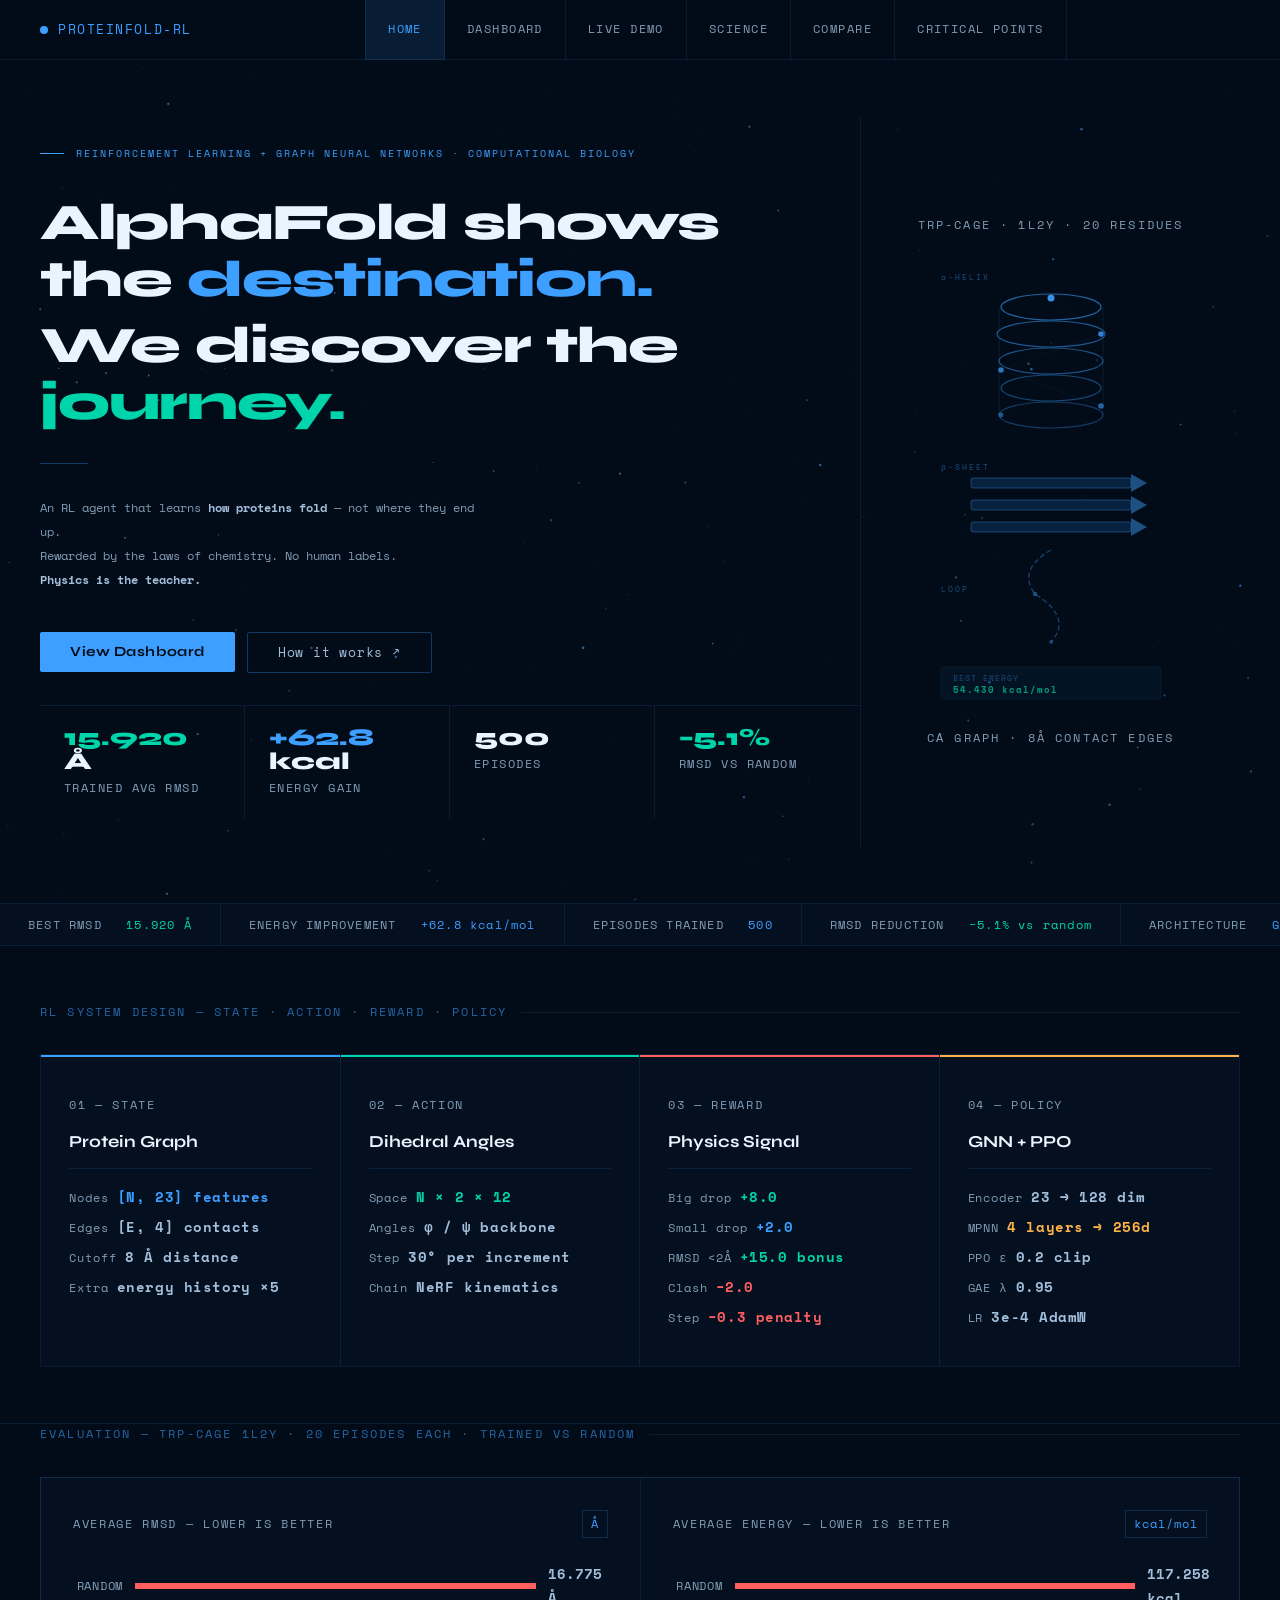
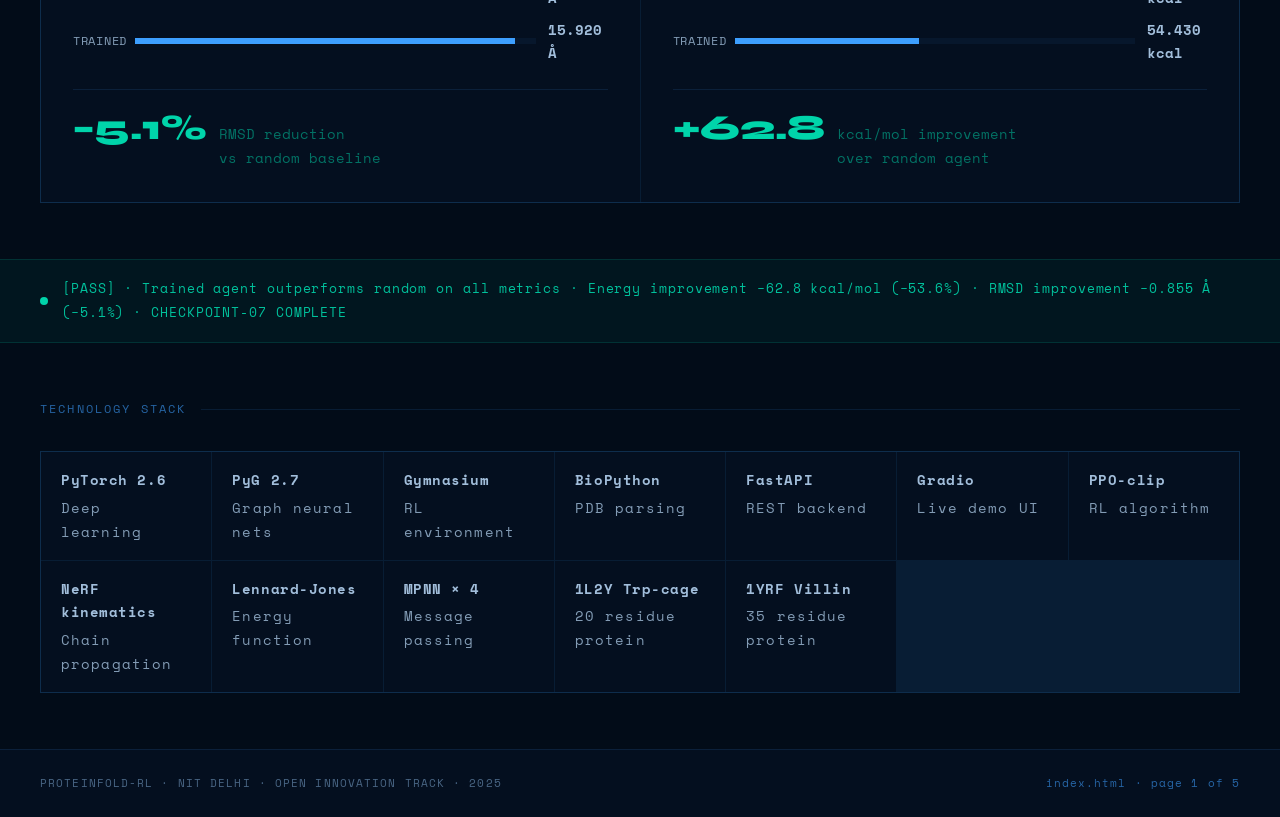
<file: frontend/index.html>
<!DOCTYPE html>
<html lang="en">
<head>
  <meta charset="UTF-8" />
  <meta name="viewport" content="width=device-width, initial-scale=1.0" />
  <title>ProteinFold-RL — Discover the Journey</title>
  <link rel="stylesheet" href="assets/css/design-system.css" />
  <style>

    /* ══════════════════════════════════════════
       HERO
    ══════════════════════════════════════════ */
    .hero {
      display: grid;
      grid-template-columns: 1fr 380px;
      align-items: center;
      gap: 0;
      padding: 3.5rem 2.5rem 3.5rem;
      min-height: calc(100vh - 56px);
      border-bottom: 0.5px solid var(--border);
    }

    .hero-left { display: flex; flex-direction: column; justify-content: center; }

    .hero-eyebrow {
      font-family: var(--mono);
      font-size: 10px;
      letter-spacing: 0.2em;
      text-transform: uppercase;
      color: var(--blue);
      display: flex;
      align-items: center;
      gap: 12px;
      margin-bottom: 2rem;
    }
    .hero-eyebrow::before {
      content: '';
      width: 24px; height: 0.5px;
      background: var(--blue);
      flex-shrink: 0;
    }

    .hero-h1 {
      font-size: 3.2rem;
      font-weight: 800;
      line-height: 1.12;
      letter-spacing: -0.02em;
      color: #eaf4ff;
      margin-bottom: 0.5rem;
    }
    .hero-h1-second {
      font-size: 3.2rem;
      font-weight: 800;
      line-height: 1.12;
      letter-spacing: -0.02em;
      color: #eaf4ff;
      margin-bottom: 2rem;
    }
    .hero-h1 .hl {
      color: var(--blue);
      position: relative;
      display: inline-block;
    }
    .hero-h1-second .hl {
      color: var(--teal);
      display: inline-block;
    }

    .hero-divider {
      width: 48px; height: 0.5px;
      background: var(--border-hi);
      margin-bottom: 2rem;
    }

    .hero-sub {
      font-family: var(--mono);
      font-size: 12px;
      line-height: 2;
      color: var(--text-dim);
      margin-bottom: 2.5rem;
      max-width: 440px;
    }
    .hero-sub strong { color: var(--text-mid); }

    .cta-row { display: flex; gap: 12px; align-items: center; }

    /* ── Protein Visual ── */
    .hero-right {
      display: flex;
      flex-direction: column;
      align-items: center;
      justify-content: center;
      gap: 1rem;
      padding: 2rem;
      border-left: 0.5px solid var(--border);
      height: 100%;
    }
    .protein-label {
      font-family: var(--mono);
      font-size: 9px;
      letter-spacing: 0.18em;
      color: rgba(61,159,255,0.35);
      text-transform: uppercase;
      text-align: center;
    }
    .helix-svg { width: 260px; }

    /* ── Hero bottom strip ── */
    .hero-strip {
      grid-column: 1 / -1;
      display: grid;
      grid-template-columns: repeat(4, 1fr);
      border-top: 0.5px solid var(--border);
      margin-top: 2rem;
    }
    .hero-strip-item {
      padding: 1.25rem 1.5rem;
      border-right: 0.5px solid var(--border);
      display: flex;
      flex-direction: column;
      gap: 4px;
    }
    .hero-strip-item:last-child { border-right: none; }
    .strip-val {
      font-size: 1.5rem;
      font-weight: 800;
      color: #eaf4ff;
      line-height: 1;
    }
    .strip-val .t { color: var(--teal); }
    .strip-val .b { color: var(--blue); }
    .strip-lbl {
      font-family: var(--mono);
      font-size: 9px;
      letter-spacing: 0.12em;
      text-transform: uppercase;
      color: var(--text-dim);
    }

    /* ══════════════════════════════════════════
       TICKER
    ══════════════════════════════════════════ */
    /* (from design-system.css) */

    /* ══════════════════════════════════════════
       SECTIONS
    ══════════════════════════════════════════ */
    .section { padding: 3.5rem 2.5rem; }
    .section + .section { border-top: 0.5px solid var(--border); }

    /* ══════════════════════════════════════════
       RL LOOP
    ══════════════════════════════════════════ */
    .loop-grid {
      display: grid;
      grid-template-columns: repeat(4, 1fr);
      border: 0.5px solid var(--border);
    }
    .loop-card {
      padding: 1.75rem 1.5rem;
      border-right: 0.5px solid var(--border);
      background: var(--bg2);
      position: relative;
      transition: background 0.2s;
    }
    .loop-card:last-child { border-right: none; }
    .loop-card:hover { background: var(--bg3); }
    .loop-top-bar {
      position: absolute;
      top: 0; left: 0; right: 0;
      height: 2px;
      background: var(--ac);
    }
    .loop-idx {
      font-family: var(--mono);
      font-size: 9px;
      letter-spacing: 0.14em;
      color: var(--text-dim);
      margin-bottom: 0.75rem;
      text-transform: uppercase;
      margin-top: 0.5rem;
    }
    .loop-title {
      font-size: 1.05rem;
      font-weight: 700;
      color: #eaf4ff;
      margin-bottom: 1rem;
      padding-bottom: 0.75rem;
      border-bottom: 0.5px solid var(--border);
    }
    .loop-row {
      display: flex;
      align-items: baseline;
      gap: 8px;
      margin-bottom: 6px;
    }
    .loop-key {
      font-family: var(--mono);
      font-size: 9px;
      color: var(--text-dim);
      letter-spacing: 0.08em;
      flex-shrink: 0;
    }
    .loop-val {
      font-family: var(--mono);
      font-size: 10px;
      font-weight: 700;
      letter-spacing: 0.04em;
    }
    .c-b { color: var(--blue); }
    .c-t { color: var(--teal); }
    .c-r { color: var(--red); }
    .c-a { color: var(--amber); }
    .c-w { color: var(--text-mid); }

    /* ══════════════════════════════════════════
       COMPARISON
    ══════════════════════════════════════════ */
    .cmp-grid {
      display: grid;
      grid-template-columns: 1fr 1fr;
      gap: 1px;
      background: var(--border);
      border: 0.5px solid var(--border);
    }
    .cmp-card {
      padding: 2rem;
      background: var(--bg2);
    }
    .cmp-header {
      display: flex;
      align-items: center;
      justify-content: space-between;
      margin-bottom: 1.5rem;
    }
    .cmp-title {
      font-family: var(--mono);
      font-size: 9px;
      letter-spacing: 0.14em;
      text-transform: uppercase;
      color: var(--text-dim);
    }
    .cmp-badge {
      font-family: var(--mono);
      font-size: 9px;
      padding: 3px 8px;
      border: 0.5px solid rgba(61,159,255,0.2);
      color: var(--blue);
      letter-spacing: 0.08em;
    }

    .bar-group { margin-bottom: 1.5rem; }
    .bar-row {
      display: flex;
      align-items: center;
      gap: 12px;
      margin-bottom: 8px;
    }
    .bar-name {
      font-family: var(--mono);
      font-size: 9px;
      color: var(--text-dim);
      width: 50px;
      text-align: right;
      flex-shrink: 0;
      text-transform: uppercase;
      letter-spacing: 0.06em;
    }
    .bar-track {
      flex: 1;
      height: 6px;
      background: rgba(61,159,255,0.06);
      position: relative;
    }
    .bar-fill {
      position: absolute;
      top: 0; left: 0; bottom: 0;
      width: 0;
      animation: bar-grow 1.6s ease forwards;
      animation-delay: 0.4s;
    }
    @keyframes bar-grow { to { width: var(--w); } }
    .bar-val {
      font-family: var(--mono);
      font-size: 10px;
      font-weight: 700;
      color: var(--text-mid);
      width: 60px;
      flex-shrink: 0;
    }

    .cmp-result {
      padding-top: 1.25rem;
      border-top: 0.5px solid var(--border);
      display: flex;
      align-items: baseline;
      gap: 12px;
    }
    .cmp-big {
      font-size: 2.2rem;
      font-weight: 800;
      color: var(--teal);
      line-height: 1;
    }
    .cmp-sub {
      font-family: var(--mono);
      font-size: 10px;
      color: rgba(0,212,170,0.5);
    }

    /* ══════════════════════════════════════════
       STACK
    ══════════════════════════════════════════ */
    .stack-grid {
      display: grid;
      grid-template-columns: repeat(auto-fill, minmax(160px, 1fr));
      gap: 1px;
      background: var(--border);
      border: 0.5px solid var(--border);
    }
    .stack-item {
      background: var(--bg2);
      padding: 1rem 1.25rem;
      display: flex;
      flex-direction: column;
      gap: 4px;
      transition: background 0.15s;
    }
    .stack-item:hover { background: var(--bg3); }
    .stack-name {
      font-family: var(--mono);
      font-size: 11px;
      font-weight: 700;
      color: var(--text-mid);
      letter-spacing: 0.04em;
    }
    .stack-role {
      font-family: var(--mono);
      font-size: 9px;
      color: var(--text-dim);
      letter-spacing: 0.08em;
    }

    /* ══════════════════════════════════════════
       RESPONSIVE
    ══════════════════════════════════════════ */
    @media (max-width: 960px) {
      .hero {
        grid-template-columns: 1fr;
        min-height: auto;
        padding: 2.5rem 1.5rem;
      }
      .hero-right { display: none; }
      .hero-strip { grid-template-columns: 1fr 1fr; }
      .hero-h1, .hero-h1-second { font-size: 2.4rem; }
      .loop-grid { grid-template-columns: 1fr 1fr; }
      .cmp-grid  { grid-template-columns: 1fr; }
      .section   { padding: 2.5rem 1.5rem; }
    }
    @media (max-width: 560px) {
      .hero-h1, .hero-h1-second { font-size: 1.9rem; }
      .hero-strip { grid-template-columns: 1fr 1fr; }
      .loop-grid  { grid-template-columns: 1fr; }
    }
  </style>
</head>
<body>

<canvas id="stars-canvas"></canvas>

<div class="page">

  <!-- ══ NAV ══ -->
  <nav class="nav">
    <a class="nav-logo" href="index.html">
      <div class="nav-logo-dot"></div>
      PROTEINFOLD-RL
    </a>
    <ul class="nav-links">
      <a href="index.html"     class="active">Home</a>
      <a href="dashboard.html"              >Dashboard</a>
      <a href="demo.html"                   >Live Demo</a>
      <a href="science.html"                >Science</a>
      <a href="compare.html"                >Compare</a>
        <a href="critical.html"         >Critical Points</a>
    </ul>
    <div class="nav-right"></div>
  </nav>

  <!-- ══ HERO ══ -->
  <section class="hero">

    <!-- Left: text -->
    <div class="hero-left">
      <div class="hero-eyebrow">
        Reinforcement Learning + Graph Neural Networks · Computational Biology
      </div>

      <h1 class="hero-h1">
        AlphaFold shows the <span class="hl">destination.</span>
      </h1>
      <h2 class="hero-h1-second">
        We discover the <span class="hl">journey.</span>
      </h2>

      <div class="hero-divider"></div>

      <p class="hero-sub">
        An RL agent that learns <strong>how proteins fold</strong> —
        not where they end up.<br>
        Rewarded by the laws of chemistry. No human labels.<br>
        <strong>Physics is the teacher.</strong>
      </p>

      <div class="cta-row">
        <a class="btn-primary" href="dashboard.html">View Dashboard</a>
        <a class="btn-ghost"   href="science.html">How it works ↗</a>
      </div>

      <!-- Stats strip inside hero -->
      <div class="hero-strip">
        <div class="hero-strip-item">
          <div class="strip-val"><span class="t">15.920</span> Å</div>
          <div class="strip-lbl">Trained avg RMSD</div>
        </div>
        <div class="hero-strip-item">
          <div class="strip-val"><span class="b">+62.8</span> kcal</div>
          <div class="strip-lbl">Energy gain</div>
        </div>
        <div class="hero-strip-item">
          <div class="strip-val">500</div>
          <div class="strip-lbl">Episodes</div>
        </div>
        <div class="hero-strip-item">
          <div class="strip-val"><span class="t">−5.1%</span></div>
          <div class="strip-lbl">RMSD vs random</div>
        </div>
      </div>
    </div>

    <!-- Right: protein illustration -->
    <div class="hero-right">
      <div class="protein-label">Trp-cage · 1L2Y · 20 residues</div>
      <svg class="helix-svg" viewBox="0 0 260 460" fill="none"
           xmlns="http://www.w3.org/2000/svg">
        <!-- Alpha helix -->
        <text x="20" y="28" font-family="Space Mono,monospace"
              font-size="8" fill="rgba(61,159,255,0.45)"
              letter-spacing="2">α-HELIX</text>
        <g opacity="0.85">
          <ellipse cx="130" cy="55"  rx="50" ry="13"
                   stroke="#3d9fff" stroke-width="1.2" opacity="0.7"/>
          <ellipse cx="130" cy="82"  rx="54" ry="13"
                   stroke="#3d9fff" stroke-width="1.2" opacity="0.62"/>
          <ellipse cx="130" cy="109" rx="52" ry="13"
                   stroke="#3d9fff" stroke-width="1.2" opacity="0.54"/>
          <ellipse cx="130" cy="136" rx="50" ry="13"
                   stroke="#3d9fff" stroke-width="1.2" opacity="0.46"/>
          <ellipse cx="130" cy="163" rx="52" ry="13"
                   stroke="#3d9fff" stroke-width="1.2" opacity="0.38"/>
          <line x1="78"  y1="55" x2="78"  y2="163"
                stroke="#3d9fff" stroke-width="0.7" opacity="0.2"/>
          <line x1="182" y1="55" x2="182" y2="163"
                stroke="#3d9fff" stroke-width="0.7" opacity="0.2"/>
        </g>

        <!-- Beta sheet -->
        <text x="20" y="218" font-family="Space Mono,monospace"
              font-size="8" fill="rgba(61,159,255,0.45)"
              letter-spacing="2">β-SHEET</text>
        <g opacity="0.62">
          <rect x="50" y="226" width="160" height="10" rx="2"
                fill="rgba(20,70,130,0.6)" stroke="#3d9fff" stroke-width="0.6"/>
          <rect x="50" y="248" width="160" height="10" rx="2"
                fill="rgba(20,70,130,0.6)" stroke="#3d9fff" stroke-width="0.6"/>
          <rect x="50" y="270" width="160" height="10" rx="2"
                fill="rgba(20,70,130,0.6)" stroke="#3d9fff" stroke-width="0.6"/>
          <polygon points="210,222 226,231 210,240"
                   fill="#3d9fff" opacity="0.75"/>
          <polygon points="210,244 226,253 210,262"
                   fill="#3d9fff" opacity="0.75"/>
          <polygon points="210,266 226,275 210,284"
                   fill="#3d9fff" opacity="0.75"/>
        </g>

        <!-- Loop -->
        <text x="20" y="340" font-family="Space Mono,monospace"
              font-size="8" fill="rgba(61,159,255,0.45)"
              letter-spacing="2">LOOP</text>
        <path d="M130 298 Q96 318 114 342 Q152 366 130 390"
              stroke="#3d9fff" stroke-width="1.3" fill="none"
              stroke-dasharray="5 3" opacity="0.38"/>

        <!-- Cα nodes -->
        <g fill="#3d9fff">
          <circle cx="130" cy="46"  r="3.5" opacity="0.9"/>
          <circle cx="180" cy="82"  r="2.8" opacity="0.8"/>
          <circle cx="80"  cy="118" r="2.8" opacity="0.7"/>
          <circle cx="180" cy="154" r="2.8" opacity="0.6"/>
          <circle cx="80"  cy="163" r="2.4" opacity="0.5"/>
          <circle cx="114" cy="342" r="2.2" opacity="0.45"/>
          <circle cx="130" cy="390" r="2"   opacity="0.35"/>
        </g>

        <!-- Graph edges -->
        <g stroke="#3d9fff" stroke-width="0.5" opacity="0.12">
          <line x1="130" y1="46"  x2="180" y2="82"/>
          <line x1="180" y1="82"  x2="80"  y2="118"/>
          <line x1="80"  y1="118" x2="180" y2="154"/>
        </g>

        <!-- Energy label -->
        <rect x="20" y="415" width="220" height="32" rx="2"
              fill="rgba(61,159,255,0.05)" stroke="rgba(61,159,255,0.15)"
              stroke-width="0.5"/>
        <text x="32" y="429" font-family="Space Mono,monospace"
              font-size="8" fill="rgba(61,159,255,0.4)"
              letter-spacing="1">BEST ENERGY</text>
        <text x="32" y="441" font-family="Space Mono,monospace"
              font-size="9" fill="rgba(0,212,170,0.7)"
              font-weight="700" letter-spacing="1">54.430 kcal/mol</text>
      </svg>
      <div class="protein-label">Cα graph · 8Å contact edges</div>
    </div>

  </section>

  <!-- ══ TICKER ══ -->
  <div class="ticker">
    <div class="ticker-track" id="ticker-track"></div>
  </div>

  <!-- ══ RL LOOP ══ -->
  <section class="section">
    <div class="section-label">RL system design — state · action · reward · policy</div>
    <div class="loop-grid">

      <div class="loop-card" style="--ac:var(--blue);">
        <div class="loop-top-bar"></div>
        <div class="loop-idx">01 — State</div>
        <div class="loop-title">Protein Graph</div>
        <div class="loop-row">
          <span class="loop-key">Nodes</span>
          <span class="loop-val c-b">[N, 23] features</span>
        </div>
        <div class="loop-row">
          <span class="loop-key">Edges</span>
          <span class="loop-val c-w">[E, 4] contacts</span>
        </div>
        <div class="loop-row">
          <span class="loop-key">Cutoff</span>
          <span class="loop-val c-w">8 Å distance</span>
        </div>
        <div class="loop-row">
          <span class="loop-key">Extra</span>
          <span class="loop-val c-w">energy history ×5</span>
        </div>
      </div>

      <div class="loop-card" style="--ac:var(--teal);">
        <div class="loop-top-bar"></div>
        <div class="loop-idx">02 — Action</div>
        <div class="loop-title">Dihedral Angles</div>
        <div class="loop-row">
          <span class="loop-key">Space</span>
          <span class="loop-val c-t">N × 2 × 12</span>
        </div>
        <div class="loop-row">
          <span class="loop-key">Angles</span>
          <span class="loop-val c-w">φ / ψ backbone</span>
        </div>
        <div class="loop-row">
          <span class="loop-key">Step</span>
          <span class="loop-val c-w">30° per increment</span>
        </div>
        <div class="loop-row">
          <span class="loop-key">Chain</span>
          <span class="loop-val c-w">NeRF kinematics</span>
        </div>
      </div>

      <div class="loop-card" style="--ac:var(--red);">
        <div class="loop-top-bar"></div>
        <div class="loop-idx">03 — Reward</div>
        <div class="loop-title">Physics Signal</div>
        <div class="loop-row">
          <span class="loop-key">Big drop</span>
          <span class="loop-val c-t">+8.0</span>
        </div>
        <div class="loop-row">
          <span class="loop-key">Small drop</span>
          <span class="loop-val c-b">+2.0</span>
        </div>
        <div class="loop-row">
          <span class="loop-key">RMSD &lt;2Å</span>
          <span class="loop-val c-t">+15.0 bonus</span>
        </div>
        <div class="loop-row">
          <span class="loop-key">Clash</span>
          <span class="loop-val c-r">−2.0</span>
        </div>
        <div class="loop-row">
          <span class="loop-key">Step</span>
          <span class="loop-val c-r">−0.3 penalty</span>
        </div>
      </div>

      <div class="loop-card" style="--ac:var(--amber);">
        <div class="loop-top-bar"></div>
        <div class="loop-idx">04 — Policy</div>
        <div class="loop-title">GNN + PPO</div>
        <div class="loop-row">
          <span class="loop-key">Encoder</span>
          <span class="loop-val c-w">23 → 128 dim</span>
        </div>
        <div class="loop-row">
          <span class="loop-key">MPNN</span>
          <span class="loop-val c-a">4 layers → 256d</span>
        </div>
        <div class="loop-row">
          <span class="loop-key">PPO ε</span>
          <span class="loop-val c-w">0.2 clip</span>
        </div>
        <div class="loop-row">
          <span class="loop-key">GAE λ</span>
          <span class="loop-val c-w">0.95</span>
        </div>
        <div class="loop-row">
          <span class="loop-key">LR</span>
          <span class="loop-val c-w">3e-4 AdamW</span>
        </div>
      </div>

    </div>
  </section>

  <!-- ══ COMPARISON ══ -->
  <section class="section" style="padding-top:0;">
    <div class="section-label">
      evaluation — Trp-cage 1L2Y · 20 episodes each · trained vs random
    </div>
    <div class="cmp-grid">

      <div class="cmp-card">
        <div class="cmp-header">
          <div class="cmp-title">Average RMSD — lower is better</div>
          <div class="cmp-badge">Å</div>
        </div>
        <div class="bar-group">
          <div class="bar-row">
            <div class="bar-name">Random</div>
            <div class="bar-track">
              <div class="bar-fill"
                   style="--w:100%; background:var(--red);"></div>
            </div>
            <div class="bar-val">16.775 Å</div>
          </div>
          <div class="bar-row">
            <div class="bar-name">Trained</div>
            <div class="bar-track">
              <div class="bar-fill"
                   style="--w:95%; background:var(--blue);"></div>
            </div>
            <div class="bar-val">15.920 Å</div>
          </div>
        </div>
        <div class="cmp-result">
          <div class="cmp-big">−5.1%</div>
          <div class="cmp-sub">RMSD reduction<br>vs random baseline</div>
        </div>
      </div>

      <div class="cmp-card">
        <div class="cmp-header">
          <div class="cmp-title">Average energy — lower is better</div>
          <div class="cmp-badge">kcal/mol</div>
        </div>
        <div class="bar-group">
          <div class="bar-row">
            <div class="bar-name">Random</div>
            <div class="bar-track">
              <div class="bar-fill"
                   style="--w:100%; background:var(--red);"></div>
            </div>
            <div class="bar-val">117.258 kcal</div>
          </div>
          <div class="bar-row">
            <div class="bar-name">Trained</div>
            <div class="bar-track">
              <div class="bar-fill"
                   style="--w:46%; background:var(--blue);"></div>
            </div>
            <div class="bar-val">54.430 kcal</div>
          </div>
        </div>
        <div class="cmp-result">
          <div class="cmp-big">+62.8</div>
          <div class="cmp-sub">kcal/mol improvement<br>over random agent</div>
        </div>
      </div>

    </div>
  </section>

  <!-- ══ PASS BADGE ══ -->
  <div class="pass-row">
    <div class="pass-dot"></div>
    <div class="pass-text">
      [PASS] · Trained agent outperforms random on all metrics ·
      Energy improvement −62.8 kcal/mol (−53.6%) · RMSD improvement −0.855 Å (−5.1%) ·
      CHECKPOINT-07 COMPLETE
    </div>
  </div>

  <!-- ══ TECH STACK ══ -->
  <section class="section">
    <div class="section-label">technology stack</div>
    <div class="stack-grid">
      <div class="stack-item">
        <div class="stack-name">PyTorch 2.6</div>
        <div class="stack-role">Deep learning</div>
      </div>
      <div class="stack-item">
        <div class="stack-name">PyG 2.7</div>
        <div class="stack-role">Graph neural nets</div>
      </div>
      <div class="stack-item">
        <div class="stack-name">Gymnasium</div>
        <div class="stack-role">RL environment</div>
      </div>
      <div class="stack-item">
        <div class="stack-name">BioPython</div>
        <div class="stack-role">PDB parsing</div>
      </div>
      <div class="stack-item">
        <div class="stack-name">FastAPI</div>
        <div class="stack-role">REST backend</div>
      </div>
      <div class="stack-item">
        <div class="stack-name">Gradio</div>
        <div class="stack-role">Live demo UI</div>
      </div>
      <div class="stack-item">
        <div class="stack-name">PPO-clip</div>
        <div class="stack-role">RL algorithm</div>
      </div>
      <div class="stack-item">
        <div class="stack-name">NeRF kinematics</div>
        <div class="stack-role">Chain propagation</div>
      </div>
      <div class="stack-item">
        <div class="stack-name">Lennard-Jones</div>
        <div class="stack-role">Energy function</div>
      </div>
      <div class="stack-item">
        <div class="stack-name">MPNN × 4</div>
        <div class="stack-role">Message passing</div>
      </div>
      <div class="stack-item">
        <div class="stack-name">1L2Y Trp-cage</div>
        <div class="stack-role">20 residue protein</div>
      </div>
      <div class="stack-item">
        <div class="stack-name">1YRF Villin</div>
        <div class="stack-role">35 residue protein</div>
      </div>
    </div>
  </section>

  <!-- ══ FOOTER ══ -->
  <footer class="footer">
    <div class="footer-l">
      ProteinFold-RL · NIT Delhi · Open Innovation Track · 2025
    </div>
    <div class="footer-r">index.html · page 1 of 5</div>
  </footer>

</div>

<script src="assets/js/stars.js"></script>
<script src="assets/js/ticker.js"></script>
<script>
  initStarfield();
  initTicker();
</script>

</body>
</html>
</file>
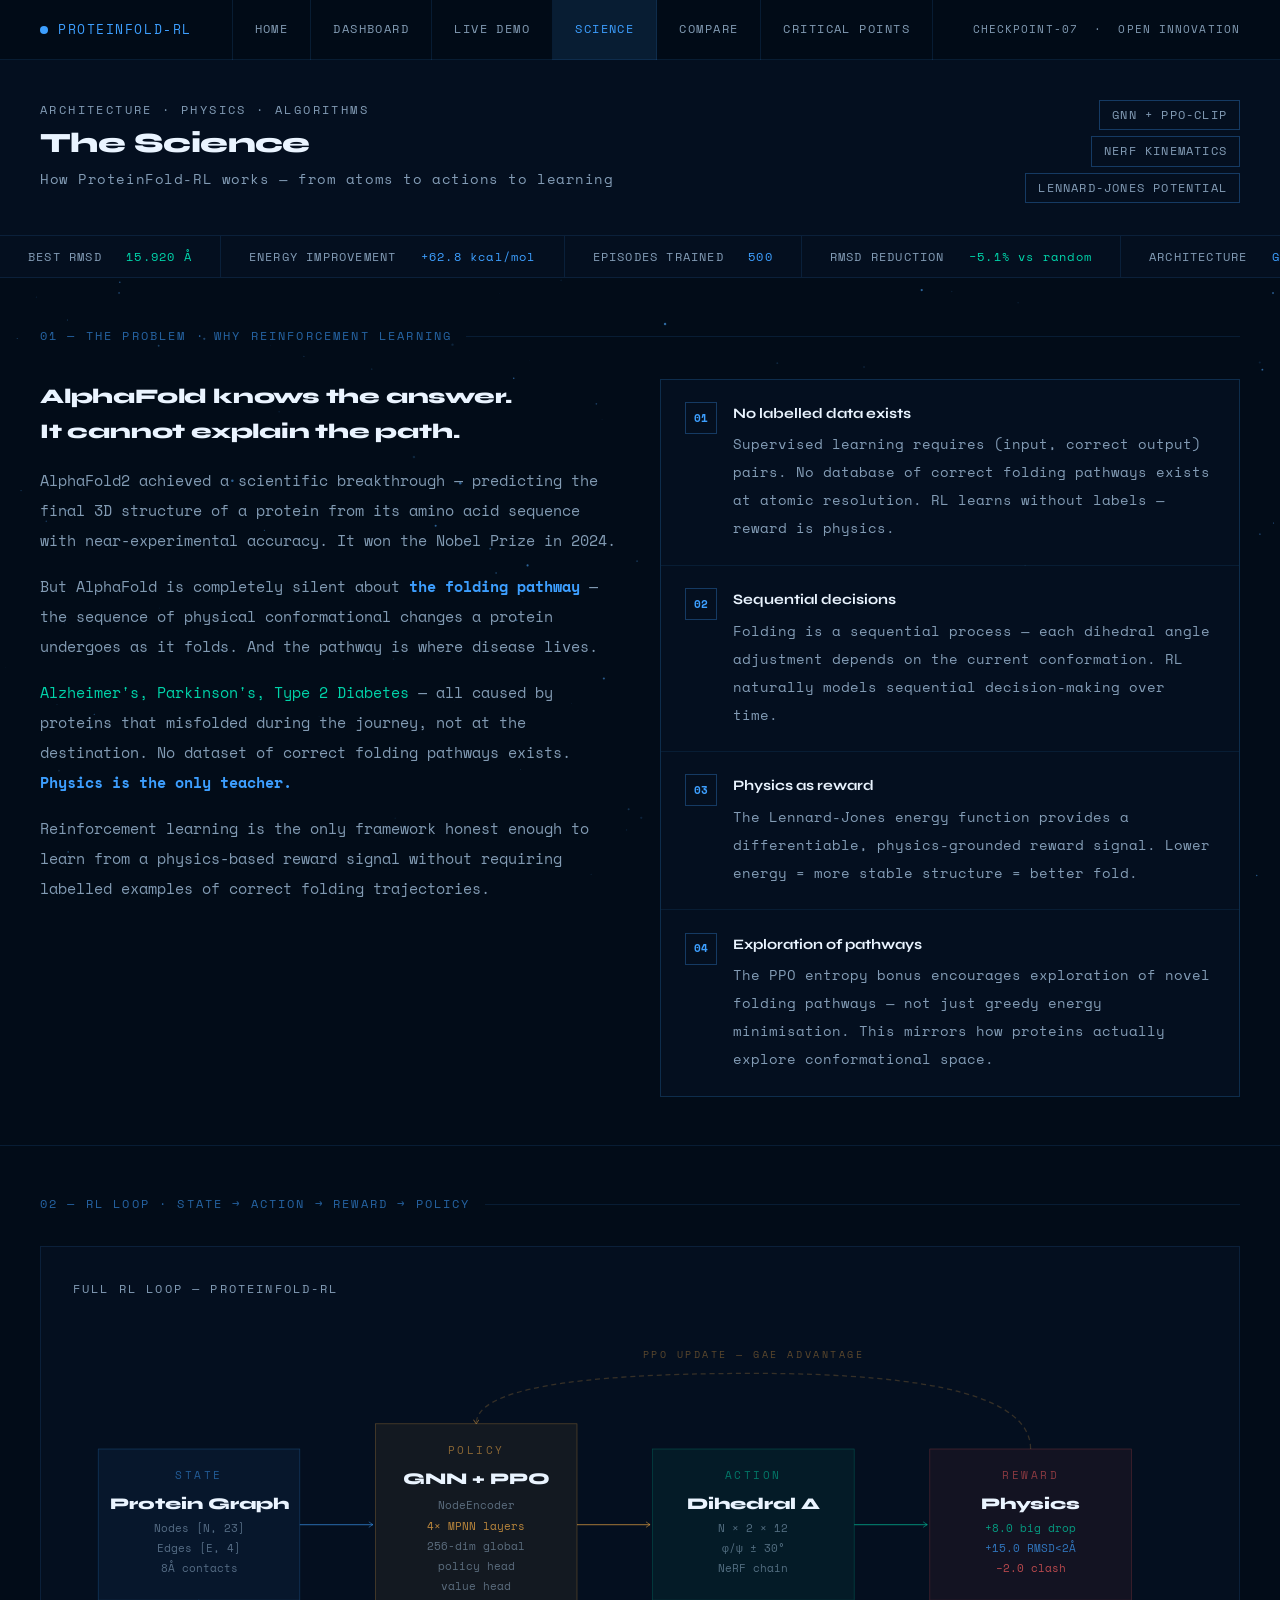
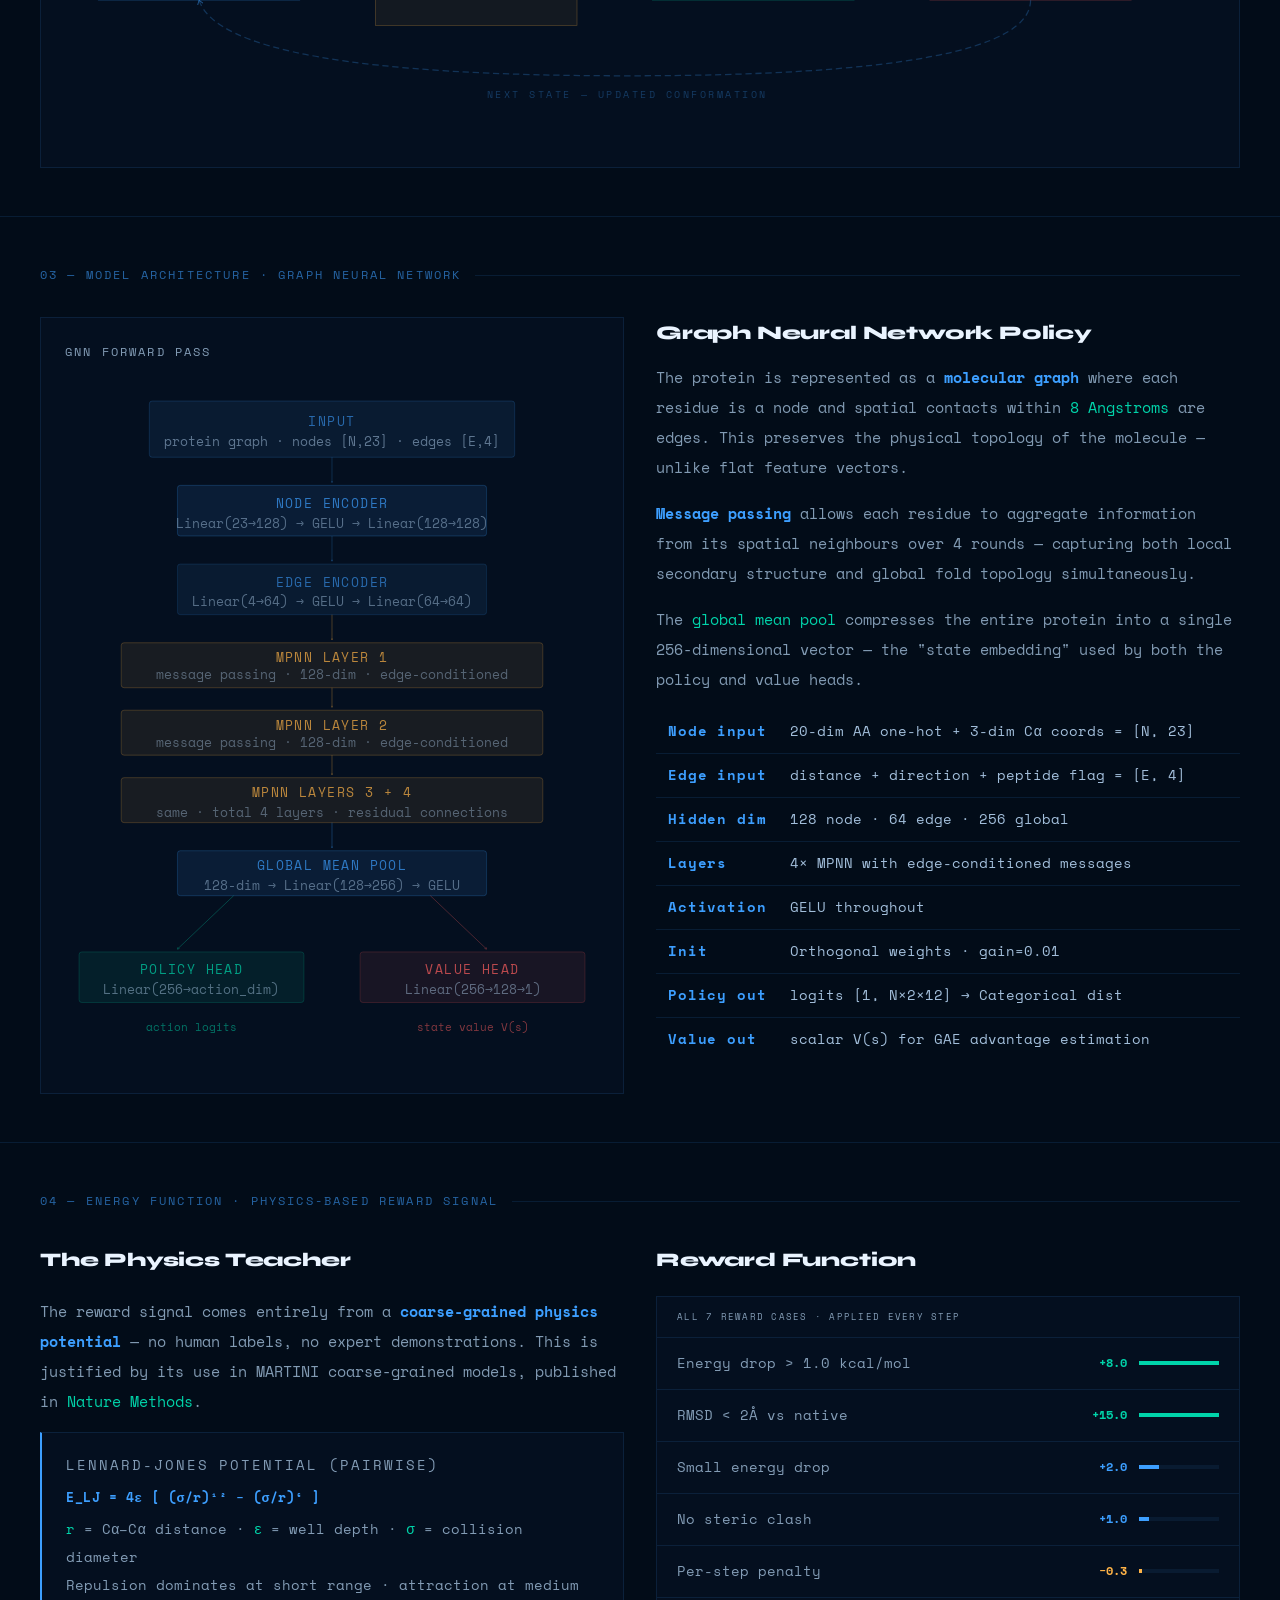
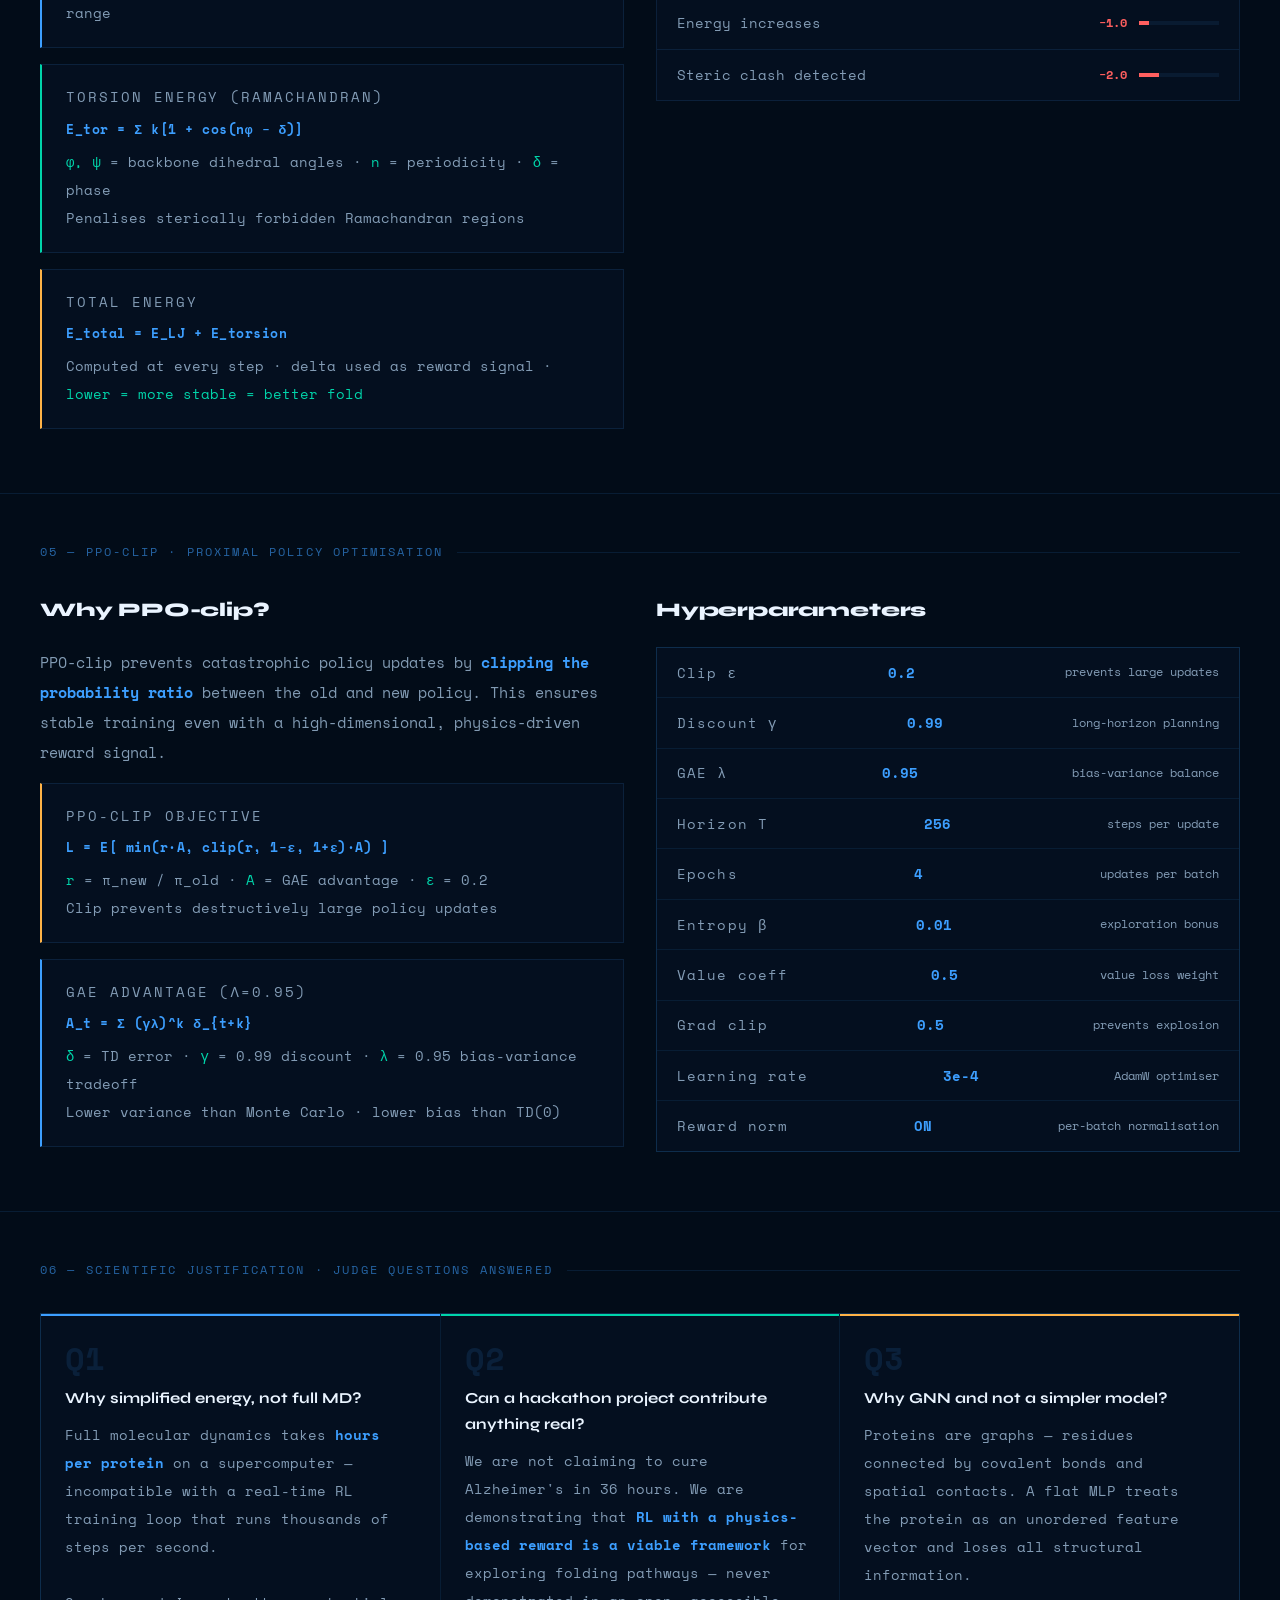
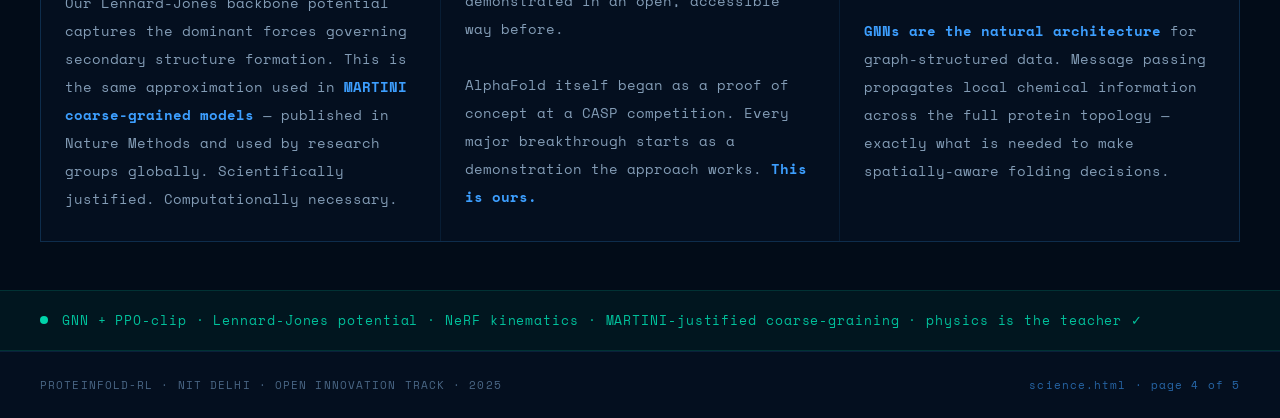
<file: frontend/science.html>
<!DOCTYPE html>
<html lang="en">
<head>
  <meta charset="UTF-8" />
  <meta name="viewport" content="width=device-width, initial-scale=1.0" />
  <title>ProteinFold-RL — Science</title>
  <link rel="stylesheet" href="assets/css/design-system.css" />
  <style>

    /* ══════════════════════════════════════════
       PAGE HEADER
    ══════════════════════════════════════════ */
    .sci-header {
      padding: 2.5rem 2.5rem 2rem;
      border-bottom: 0.5px solid var(--border);
      background: var(--bg2);
      display: flex;
      align-items: flex-start;
      justify-content: space-between;
      gap: 2rem;
    }
    .sci-eyebrow {
      font-family: var(--mono);
      font-size: 9px;
      letter-spacing: 0.2em;
      text-transform: uppercase;
      color: rgba(61,159,255,0.4);
      margin-bottom: 0.5rem;
    }
    .sci-title {
      font-size: 1.75rem;
      font-weight: 800;
      color: #eaf4ff;
      letter-spacing: -0.02em;
      line-height: 1.1;
      margin-bottom: 0.5rem;
    }
    .sci-subtitle {
      font-family: var(--mono);
      font-size: 11px;
      color: var(--text-dim);
      letter-spacing: 0.04em;
    }
    .sci-header-right {
      display: flex;
      flex-direction: column;
      align-items: flex-end;
      gap: 6px;
      flex-shrink: 0;
    }
    .sci-tag {
      font-family: var(--mono);
      font-size: 9px;
      padding: 4px 12px;
      border: 0.5px solid var(--border-hi);
      color: var(--text-dim);
      letter-spacing: 0.1em;
      text-transform: uppercase;
    }

    /* ══════════════════════════════════════════
       SECTION BASE
    ══════════════════════════════════════════ */
    .sci-section {
      padding: 3rem 2.5rem;
      border-bottom: 0.5px solid var(--border);
    }

    /* ══════════════════════════════════════════
       WHY RL — SPLIT LAYOUT
    ══════════════════════════════════════════ */
    .why-grid {
      display: grid;
      grid-template-columns: 1fr 1fr;
      gap: 2.5rem;
      align-items: start;
    }
    .why-text {}
    .why-heading {
      font-size: 1.3rem;
      font-weight: 800;
      color: #eaf4ff;
      margin-bottom: 1rem;
      letter-spacing: -0.01em;
    }
    .why-para {
      font-family: var(--mono);
      font-size: 11px;
      color: var(--text-dim);
      line-height: 2;
      margin-bottom: 1rem;
    }
    .why-para strong { color: var(--blue); font-weight: 700; }
    .why-para em     { color: var(--teal); font-style: normal; }

    .why-cards {
      display: flex;
      flex-direction: column;
      gap: 1px;
      background: var(--border);
      border: 0.5px solid var(--border);
    }
    .why-card {
      background: var(--bg2);
      padding: 1.25rem 1.5rem;
      display: flex;
      gap: 1rem;
      align-items: flex-start;
      transition: background 0.15s;
    }
    .why-card:hover { background: var(--bg3); }
    .why-card-icon {
      width: 32px; height: 32px;
      border: 0.5px solid var(--border-hi);
      display: flex;
      align-items: center;
      justify-content: center;
      flex-shrink: 0;
      font-family: var(--mono);
      font-size: 11px;
      color: var(--blue);
      font-weight: 700;
    }
    .why-card-body {}
    .why-card-title {
      font-size: 0.9rem;
      font-weight: 700;
      color: #eaf4ff;
      margin-bottom: 4px;
    }
    .why-card-desc {
      font-family: var(--mono);
      font-size: 10px;
      color: var(--text-dim);
      line-height: 1.8;
    }

    /* ══════════════════════════════════════════
       RL LOOP DIAGRAM — FULL WIDTH VISUAL
    ══════════════════════════════════════════ */
    .rl-diagram-wrap {
      background: var(--bg2);
      border: 0.5px solid var(--border);
      padding: 2rem;
      overflow-x: auto;
    }
    .rl-diagram-label {
      font-family: var(--mono);
      font-size: 9px;
      letter-spacing: 0.18em;
      text-transform: uppercase;
      color: rgba(61,159,255,0.35);
      margin-bottom: 1.5rem;
    }

    /* ══════════════════════════════════════════
       GNN ARCHITECTURE — SPLIT
    ══════════════════════════════════════════ */
    .arch-grid {
      display: grid;
      grid-template-columns: 1fr 1fr;
      gap: 2rem;
      align-items: start;
    }
    .arch-visual {
      background: var(--bg2);
      border: 0.5px solid var(--border);
      padding: 1.5rem;
    }
    .arch-text {}
    .arch-heading {
      font-size: 1.2rem;
      font-weight: 800;
      color: #eaf4ff;
      margin-bottom: 0.75rem;
      letter-spacing: -0.01em;
    }
    .arch-para {
      font-family: var(--mono);
      font-size: 11px;
      color: var(--text-dim);
      line-height: 2;
      margin-bottom: 1rem;
    }
    .arch-para strong { color: var(--blue); }
    .arch-para em     { color: var(--teal); font-style: normal; }

    .arch-table {
      width: 100%;
      border-collapse: collapse;
      font-family: var(--mono);
      font-size: 10px;
      margin-top: 1rem;
    }
    .arch-table tr {
      border-bottom: 0.5px solid var(--border);
    }
    .arch-table tr:last-child { border-bottom: none; }
    .arch-table td {
      padding: 0.6rem 0.75rem;
      color: var(--text-dim);
      vertical-align: top;
    }
    .arch-table td:first-child {
      color: var(--blue);
      font-weight: 700;
      width: 120px;
      letter-spacing: 0.06em;
    }
    .arch-table td:last-child { color: var(--text-mid); }

    /* ══════════════════════════════════════════
       ENERGY FUNCTION
    ══════════════════════════════════════════ */
    .energy-grid {
      display: grid;
      grid-template-columns: 1fr 1fr;
      gap: 2rem;
      align-items: start;
    }
    .eq-block {
      background: var(--bg2);
      border: 0.5px solid var(--border);
      border-left: 2px solid var(--blue);
      padding: 1.25rem 1.5rem;
      margin-bottom: 1rem;
    }
    .eq-label {
      font-family: var(--mono);
      font-size: 9px;
      letter-spacing: 0.14em;
      text-transform: uppercase;
      color: var(--text-dim);
      margin-bottom: 0.6rem;
    }
    .eq-formula {
      font-family: var(--mono);
      font-size: 13px;
      color: var(--blue);
      font-weight: 700;
      letter-spacing: 0.04em;
      margin-bottom: 0.5rem;
      line-height: 1.6;
    }
    .eq-desc {
      font-family: var(--mono);
      font-size: 10px;
      color: var(--text-dim);
      line-height: 1.8;
    }
    .eq-desc span { color: var(--teal); }

    /* ══════════════════════════════════════════
       REWARD TABLE
    ══════════════════════════════════════════ */
    .reward-grid {
      display: grid;
      grid-template-columns: 1fr 1fr;
      gap: 2rem;
      align-items: start;
    }
    .reward-table-wrap {
      background: var(--bg2);
      border: 0.5px solid var(--border);
    }
    .reward-table-header {
      padding: 0.75rem 1.25rem;
      border-bottom: 0.5px solid var(--border);
      font-family: var(--mono);
      font-size: 9px;
      letter-spacing: 0.14em;
      text-transform: uppercase;
      color: var(--text-dim);
    }
    .reward-row {
      display: flex;
      align-items: center;
      justify-content: space-between;
      padding: 0.7rem 1.25rem;
      border-bottom: 0.5px solid var(--border);
      gap: 12px;
    }
    .reward-row:last-child { border-bottom: none; }
    .rr-condition {
      font-family: var(--mono);
      font-size: 10px;
      color: var(--text-dim);
      flex: 1;
    }
    .rr-val {
      font-family: var(--mono);
      font-size: 12px;
      font-weight: 700;
      width: 60px;
      text-align: right;
      flex-shrink: 0;
    }
    .rr-bar {
      width: 80px;
      height: 4px;
      background: rgba(61,159,255,0.08);
      flex-shrink: 0;
      position: relative;
    }
    .rr-bar-fill {
      position: absolute;
      top: 0; bottom: 0;
      left: 0;
      width: var(--w);
      background: var(--c);
    }

    /* ══════════════════════════════════════════
       PPO SECTION
    ══════════════════════════════════════════ */
    .ppo-grid {
      display: grid;
      grid-template-columns: 1fr 1fr;
      gap: 2rem;
      align-items: start;
    }
    .ppo-params {
      display: flex;
      flex-direction: column;
      gap: 1px;
      background: var(--border);
      border: 0.5px solid var(--border);
    }
    .ppo-param-row {
      display: flex;
      align-items: center;
      justify-content: space-between;
      padding: 0.65rem 1.25rem;
      background: var(--bg2);
      gap: 12px;
    }
    .pp-key {
      font-family: var(--mono);
      font-size: 10px;
      color: var(--text-dim);
      letter-spacing: 0.08em;
    }
    .pp-val {
      font-family: var(--mono);
      font-size: 11px;
      font-weight: 700;
      color: var(--blue);
    }
    .pp-desc {
      font-family: var(--mono);
      font-size: 9px;
      color: var(--text-dim);
      text-align: right;
    }

    /* ══════════════════════════════════════════
       SCIENTIFIC JUSTIFICATION CARDS
    ══════════════════════════════════════════ */
    .justify-grid {
      display: grid;
      grid-template-columns: repeat(3, 1fr);
      gap: 1px;
      background: var(--border);
      border: 0.5px solid var(--border);
    }
    .justify-card {
      background: var(--bg2);
      padding: 1.75rem 1.5rem;
      position: relative;
      overflow: hidden;
    }
    .justify-card::before {
      content: '';
      position: absolute;
      top: 0; left: 0; right: 0;
      height: 2px;
      background: var(--ac);
    }
    .justify-num {
      font-family: var(--mono);
      font-size: 2rem;
      font-weight: 800;
      color: rgba(61,159,255,0.12);
      line-height: 1;
      margin-bottom: 0.75rem;
    }
    .justify-title {
      font-size: 0.95rem;
      font-weight: 700;
      color: #eaf4ff;
      margin-bottom: 0.6rem;
    }
    .justify-body {
      font-family: var(--mono);
      font-size: 10px;
      color: var(--text-dim);
      line-height: 1.9;
    }
    .justify-body strong { color: var(--blue); }

    /* ══════════════════════════════════════════
       RESPONSIVE
    ══════════════════════════════════════════ */
    @media (max-width: 900px) {
      .why-grid     { grid-template-columns: 1fr; }
      .arch-grid    { grid-template-columns: 1fr; }
      .energy-grid  { grid-template-columns: 1fr; }
      .reward-grid  { grid-template-columns: 1fr; }
      .ppo-grid     { grid-template-columns: 1fr; }
      .justify-grid { grid-template-columns: 1fr; }
      .sci-header   { flex-direction: column; }
      .sci-section  { padding: 2rem 1.5rem; }
    }
  </style>
</head>
<body>

<canvas id="stars-canvas"></canvas>

<div class="page">

  <!-- ══ NAV ══ -->
  <nav class="nav">
    <a class="nav-logo" href="index.html">
      <div class="nav-logo-dot"></div>
      PROTEINFOLD-RL
    </a>
    <ul class="nav-links">
      <a href="index.html"             >Home</a>
      <a href="dashboard.html"         >Dashboard</a>
      <a href="demo.html"              >Live Demo</a>
      <a href="science.html" class="active">Science</a>
      <a href="compare.html"           >Compare</a>
        <a href="critical.html"         >Critical Points</a>
    </ul>
    <div class="nav-right">CHECKPOINT-07 &nbsp;·&nbsp; OPEN INNOVATION</div>
  </nav>

  <!-- ══ PAGE HEADER ══ -->
  <div class="sci-header">
    <div>
      <div class="sci-eyebrow">Architecture · Physics · Algorithms</div>
      <div class="sci-title">The Science</div>
      <div class="sci-subtitle">
        How ProteinFold-RL works — from atoms to actions to learning
      </div>
    </div>
    <div class="sci-header-right">
      <div class="sci-tag">GNN + PPO-clip</div>
      <div class="sci-tag">NeRF kinematics</div>
      <div class="sci-tag">Lennard-Jones potential</div>
    </div>
  </div>

  <!-- ══ TICKER ══ -->
  <div class="ticker">
    <div class="ticker-track" id="ticker-track"></div>
  </div>

  <!-- ══════════════════════════════════════════
       SECTION 1 — WHY RL
  ══════════════════════════════════════════ -->
  <section class="sci-section">
    <div class="section-label">01 — the problem · why reinforcement learning</div>
    <div class="why-grid">
      <div class="why-text">
        <div class="why-heading">
          AlphaFold knows the answer.<br>
          It cannot explain the path.
        </div>
        <p class="why-para">
          AlphaFold2 achieved a scientific breakthrough — predicting
          the final 3D structure of a protein from its amino acid sequence
          with near-experimental accuracy. It won the Nobel Prize in 2024.
        </p>
        <p class="why-para">
          But AlphaFold is completely silent about
          <strong>the folding pathway</strong> — the sequence of physical
          conformational changes a protein undergoes as it folds.
          And the pathway is where disease lives.
        </p>
        <p class="why-para">
          <em>Alzheimer's, Parkinson's, Type 2 Diabetes</em> — all caused
          by proteins that misfolded during the journey, not at the
          destination. No dataset of correct folding pathways exists.
          <strong>Physics is the only teacher.</strong>
        </p>
        <p class="why-para">
          Reinforcement learning is the only framework honest enough
          to learn from a physics-based reward signal without requiring
          labelled examples of correct folding trajectories.
        </p>
      </div>
      <div class="why-cards">
        <div class="why-card">
          <div class="why-card-icon">01</div>
          <div class="why-card-body">
            <div class="why-card-title">No labelled data exists</div>
            <div class="why-card-desc">
              Supervised learning requires (input, correct output) pairs.
              No database of correct folding pathways exists at atomic
              resolution. RL learns without labels — reward is physics.
            </div>
          </div>
        </div>
        <div class="why-card">
          <div class="why-card-icon">02</div>
          <div class="why-card-body">
            <div class="why-card-title">Sequential decisions</div>
            <div class="why-card-desc">
              Folding is a sequential process — each dihedral angle
              adjustment depends on the current conformation. RL
              naturally models sequential decision-making over time.
            </div>
          </div>
        </div>
        <div class="why-card">
          <div class="why-card-icon">03</div>
          <div class="why-card-body">
            <div class="why-card-title">Physics as reward</div>
            <div class="why-card-desc">
              The Lennard-Jones energy function provides a
              differentiable, physics-grounded reward signal. Lower
              energy = more stable structure = better fold.
            </div>
          </div>
        </div>
        <div class="why-card">
          <div class="why-card-icon">04</div>
          <div class="why-card-body">
            <div class="why-card-title">Exploration of pathways</div>
            <div class="why-card-desc">
              The PPO entropy bonus encourages exploration of novel
              folding pathways — not just greedy energy minimisation.
              This mirrors how proteins actually explore conformational space.
            </div>
          </div>
        </div>
      </div>
    </div>
  </section>

  <!-- ══════════════════════════════════════════
       SECTION 2 — RL LOOP DIAGRAM
  ══════════════════════════════════════════ -->
  <section class="sci-section">
    <div class="section-label">02 — RL loop · state → action → reward → policy</div>
    <div class="rl-diagram-wrap">
      <div class="rl-diagram-label">Full RL loop — ProteinFold-RL</div>
      <svg width="100%" viewBox="0 0 900 320"
           fill="none" xmlns="http://www.w3.org/2000/svg"
           style="min-width:700px;">

        <!-- STATE box -->
        <rect x="20" y="100" width="160" height="120"
              fill="rgba(61,159,255,0.06)"
              stroke="rgba(61,159,255,0.3)" stroke-width="0.5"/>
        <text x="100" y="124" text-anchor="middle"
              font-family="Space Mono,monospace" font-size="9"
              fill="rgba(61,159,255,0.5)" letter-spacing="2">STATE</text>
        <text x="100" y="148" text-anchor="middle"
              font-family="Syne,sans-serif" font-size="13"
              fill="#eaf4ff" font-weight="800">Protein Graph</text>
        <text x="100" y="166" text-anchor="middle"
              font-family="Space Mono,monospace" font-size="9"
              fill="rgba(180,210,240,0.45)">Nodes [N, 23]</text>
        <text x="100" y="182" text-anchor="middle"
              font-family="Space Mono,monospace" font-size="9"
              fill="rgba(180,210,240,0.45)">Edges [E, 4]</text>
        <text x="100" y="198" text-anchor="middle"
              font-family="Space Mono,monospace" font-size="9"
              fill="rgba(180,210,240,0.45)">8Å contacts</text>

        <!-- Arrow STATE → POLICY -->
        <line x1="180" y1="160" x2="238" y2="160"
              stroke="rgba(61,159,255,0.5)" stroke-width="1"
              marker-end="url(#arr)"/>

        <!-- POLICY box -->
        <rect x="240" y="80" width="160" height="160"
              fill="rgba(255,179,71,0.06)"
              stroke="rgba(255,179,71,0.35)" stroke-width="0.5"/>
        <text x="320" y="104" text-anchor="middle"
              font-family="Space Mono,monospace" font-size="9"
              fill="rgba(255,179,71,0.5)" letter-spacing="2">POLICY</text>
        <text x="320" y="128" text-anchor="middle"
              font-family="Syne,sans-serif" font-size="13"
              fill="#eaf4ff" font-weight="800">GNN + PPO</text>
        <text x="320" y="148" text-anchor="middle"
              font-family="Space Mono,monospace" font-size="9"
              fill="rgba(180,210,240,0.45)">NodeEncoder</text>
        <text x="320" y="164" text-anchor="middle"
              font-family="Space Mono,monospace" font-size="9"
              fill="rgba(255,179,71,0.7)">4× MPNN layers</text>
        <text x="320" y="180" text-anchor="middle"
              font-family="Space Mono,monospace" font-size="9"
              fill="rgba(180,210,240,0.45)">256-dim global</text>
        <text x="320" y="196" text-anchor="middle"
              font-family="Space Mono,monospace" font-size="9"
              fill="rgba(180,210,240,0.45)">policy head</text>
        <text x="320" y="212" text-anchor="middle"
              font-family="Space Mono,monospace" font-size="9"
              fill="rgba(180,210,240,0.45)">value head</text>

        <!-- Arrow POLICY → ACTION -->
        <line x1="400" y1="160" x2="458" y2="160"
              stroke="rgba(255,179,71,0.5)" stroke-width="1"
              marker-end="url(#arr2)"/>

        <!-- ACTION box -->
        <rect x="460" y="100" width="160" height="120"
              fill="rgba(0,212,170,0.06)"
              stroke="rgba(0,212,170,0.3)" stroke-width="0.5"/>
        <text x="540" y="124" text-anchor="middle"
              font-family="Space Mono,monospace" font-size="9"
              fill="rgba(0,212,170,0.5)" letter-spacing="2">ACTION</text>
        <text x="540" y="148" text-anchor="middle"
              font-family="Syne,sans-serif" font-size="13"
              fill="#eaf4ff" font-weight="800">Dihedral Δ</text>
        <text x="540" y="166" text-anchor="middle"
              font-family="Space Mono,monospace" font-size="9"
              fill="rgba(180,210,240,0.45)">N × 2 × 12</text>
        <text x="540" y="182" text-anchor="middle"
              font-family="Space Mono,monospace" font-size="9"
              fill="rgba(180,210,240,0.45)">φ/ψ ± 30°</text>
        <text x="540" y="198" text-anchor="middle"
              font-family="Space Mono,monospace" font-size="9"
              fill="rgba(180,210,240,0.45)">NeRF chain</text>

        <!-- Arrow ACTION → REWARD -->
        <line x1="620" y1="160" x2="678" y2="160"
              stroke="rgba(0,212,170,0.5)" stroke-width="1"
              marker-end="url(#arr3)"/>

        <!-- REWARD box -->
        <rect x="680" y="100" width="160" height="120"
              fill="rgba(255,95,95,0.06)"
              stroke="rgba(255,95,95,0.3)" stroke-width="0.5"/>
        <text x="760" y="124" text-anchor="middle"
              font-family="Space Mono,monospace" font-size="9"
              fill="rgba(255,95,95,0.5)" letter-spacing="2">REWARD</text>
        <text x="760" y="148" text-anchor="middle"
              font-family="Syne,sans-serif" font-size="13"
              fill="#eaf4ff" font-weight="800">Physics</text>
        <text x="760" y="166" text-anchor="middle"
              font-family="Space Mono,monospace" font-size="9"
              fill="rgba(0,212,170,0.7)">+8.0 big drop</text>
        <text x="760" y="182" text-anchor="middle"
              font-family="Space Mono,monospace" font-size="9"
              fill="rgba(61,159,255,0.7)">+15.0 RMSD&lt;2Å</text>
        <text x="760" y="198" text-anchor="middle"
              font-family="Space Mono,monospace" font-size="9"
              fill="rgba(255,95,95,0.7)">−2.0 clash</text>

        <!-- Feedback arrow REWARD → STATE (curved bottom) -->
        <path d="M760 220 Q760 280 440 280 Q120 280 100 220"
              stroke="rgba(61,159,255,0.25)" stroke-width="1"
              fill="none" stroke-dasharray="5 3"
              marker-end="url(#arr)"/>
        <text x="440" y="298" text-anchor="middle"
              font-family="Space Mono,monospace" font-size="8"
              fill="rgba(61,159,255,0.3)" letter-spacing="2">
          NEXT STATE — UPDATED CONFORMATION
        </text>

        <!-- PPO update arrow (top) -->
        <path d="M760 100 Q760 40 540 40 Q320 40 320 80"
              stroke="rgba(255,179,71,0.2)" stroke-width="1"
              fill="none" stroke-dasharray="4 3"
              marker-end="url(#arr2)"/>
        <text x="540" y="28" text-anchor="middle"
              font-family="Space Mono,monospace" font-size="8"
              fill="rgba(255,179,71,0.35)" letter-spacing="2">
          PPO UPDATE — GAE ADVANTAGE
        </text>

        <!-- Arrow markers -->
        <defs>
          <marker id="arr" viewBox="0 0 10 10" refX="8" refY="5"
                  markerWidth="5" markerHeight="5" orient="auto">
            <path d="M2 1L8 5L2 9" fill="none"
                  stroke="rgba(61,159,255,0.5)" stroke-width="1.5"
                  stroke-linecap="round"/>
          </marker>
          <marker id="arr2" viewBox="0 0 10 10" refX="8" refY="5"
                  markerWidth="5" markerHeight="5" orient="auto">
            <path d="M2 1L8 5L2 9" fill="none"
                  stroke="rgba(255,179,71,0.5)" stroke-width="1.5"
                  stroke-linecap="round"/>
          </marker>
          <marker id="arr3" viewBox="0 0 10 10" refX="8" refY="5"
                  markerWidth="5" markerHeight="5" orient="auto">
            <path d="M2 1L8 5L2 9" fill="none"
                  stroke="rgba(0,212,170,0.5)" stroke-width="1.5"
                  stroke-linecap="round"/>
          </marker>
        </defs>

      </svg>
    </div>
  </section>

  <!-- ══════════════════════════════════════════
       SECTION 3 — GNN ARCHITECTURE
  ══════════════════════════════════════════ -->
  <section class="sci-section">
    <div class="section-label">03 — model architecture · graph neural network</div>
    <div class="arch-grid">

      <!-- Visual: GNN layers diagram -->
      <div class="arch-visual">
        <div class="rl-diagram-label">GNN forward pass</div>
        <svg width="100%" viewBox="0 0 380 480"
             fill="none" xmlns="http://www.w3.org/2000/svg">

          <!-- Input -->
          <rect x="60" y="10" width="260" height="40" rx="2"
                fill="rgba(61,159,255,0.08)"
                stroke="rgba(61,159,255,0.25)" stroke-width="0.5"/>
          <text x="190" y="28" text-anchor="middle"
                font-family="Space Mono,monospace" font-size="9"
                fill="rgba(61,159,255,0.6)" letter-spacing="1">INPUT</text>
          <text x="190" y="42" text-anchor="middle"
                font-family="Space Mono,monospace" font-size="9"
                fill="rgba(180,210,240,0.5)">
            protein graph · nodes [N,23] · edges [E,4]
          </text>

          <line x1="190" y1="50" x2="190" y2="68"
                stroke="rgba(61,159,255,0.3)" stroke-width="0.5"
                marker-end="url(#ga)"/>

          <!-- Node encoder -->
          <rect x="80" y="70" width="220" height="36" rx="2"
                fill="rgba(61,159,255,0.1)"
                stroke="rgba(61,159,255,0.3)" stroke-width="0.5"/>
          <text x="190" y="86" text-anchor="middle"
                font-family="Space Mono,monospace" font-size="9"
                fill="rgba(61,159,255,0.7)" letter-spacing="1">NODE ENCODER</text>
          <text x="190" y="100" text-anchor="middle"
                font-family="Space Mono,monospace" font-size="9"
                fill="rgba(180,210,240,0.45)">Linear(23→128) → GELU → Linear(128→128)</text>

          <line x1="190" y1="106" x2="190" y2="124"
                stroke="rgba(61,159,255,0.3)" stroke-width="0.5"
                marker-end="url(#ga)"/>

          <!-- Edge encoder -->
          <rect x="80" y="126" width="220" height="36" rx="2"
                fill="rgba(61,159,255,0.08)"
                stroke="rgba(61,159,255,0.2)" stroke-width="0.5"/>
          <text x="190" y="142" text-anchor="middle"
                font-family="Space Mono,monospace" font-size="9"
                fill="rgba(61,159,255,0.6)" letter-spacing="1">EDGE ENCODER</text>
          <text x="190" y="156" text-anchor="middle"
                font-family="Space Mono,monospace" font-size="9"
                fill="rgba(180,210,240,0.45)">Linear(4→64) → GELU → Linear(64→64)</text>

          <line x1="190" y1="162" x2="190" y2="180"
                stroke="rgba(255,179,71,0.4)" stroke-width="0.5"
                marker-end="url(#gb)"/>

          <!-- MPNN 1 -->
          <rect x="40" y="182" width="300" height="32" rx="2"
                fill="rgba(255,179,71,0.08)"
                stroke="rgba(255,179,71,0.3)" stroke-width="0.5"/>
          <text x="190" y="196" text-anchor="middle"
                font-family="Space Mono,monospace" font-size="9"
                fill="rgba(255,179,71,0.7)" letter-spacing="1">MPNN LAYER 1</text>
          <text x="190" y="208" text-anchor="middle"
                font-family="Space Mono,monospace" font-size="9"
                fill="rgba(180,210,240,0.4)">message passing · 128-dim · edge-conditioned</text>

          <line x1="190" y1="214" x2="190" y2="228"
                stroke="rgba(255,179,71,0.4)" stroke-width="0.5"
                marker-end="url(#gb)"/>

          <!-- MPNN 2 -->
          <rect x="40" y="230" width="300" height="32" rx="2"
                fill="rgba(255,179,71,0.08)"
                stroke="rgba(255,179,71,0.3)" stroke-width="0.5"/>
          <text x="190" y="244" text-anchor="middle"
                font-family="Space Mono,monospace" font-size="9"
                fill="rgba(255,179,71,0.7)" letter-spacing="1">MPNN LAYER 2</text>
          <text x="190" y="256" text-anchor="middle"
                font-family="Space Mono,monospace" font-size="9"
                fill="rgba(180,210,240,0.4)">message passing · 128-dim · edge-conditioned</text>

          <line x1="190" y1="262" x2="190" y2="276"
                stroke="rgba(255,179,71,0.4)" stroke-width="0.5"
                marker-end="url(#gb)"/>

          <!-- MPNN 3+4 collapsed -->
          <rect x="40" y="278" width="300" height="32" rx="2"
                fill="rgba(255,179,71,0.08)"
                stroke="rgba(255,179,71,0.3)" stroke-width="0.5"/>
          <text x="190" y="292" text-anchor="middle"
                font-family="Space Mono,monospace" font-size="9"
                fill="rgba(255,179,71,0.7)" letter-spacing="1">MPNN LAYERS 3 + 4</text>
          <text x="190" y="306" text-anchor="middle"
                font-family="Space Mono,monospace" font-size="9"
                fill="rgba(180,210,240,0.4)">same · total 4 layers · residual connections</text>

          <line x1="190" y1="310" x2="190" y2="328"
                stroke="rgba(61,159,255,0.4)" stroke-width="0.5"
                marker-end="url(#ga)"/>

          <!-- Global pool -->
          <rect x="80" y="330" width="220" height="32" rx="2"
                fill="rgba(61,159,255,0.1)"
                stroke="rgba(61,159,255,0.3)" stroke-width="0.5"/>
          <text x="190" y="344" text-anchor="middle"
                font-family="Space Mono,monospace" font-size="9"
                fill="rgba(61,159,255,0.7)" letter-spacing="1">GLOBAL MEAN POOL</text>
          <text x="190" y="358" text-anchor="middle"
                font-family="Space Mono,monospace" font-size="9"
                fill="rgba(180,210,240,0.45)">128-dim → Linear(128→256) → GELU</text>

          <line x1="120" y1="362" x2="80"  y2="400"
                stroke="rgba(0,212,170,0.4)" stroke-width="0.5"
                marker-end="url(#gc)"/>
          <line x1="260" y1="362" x2="300" y2="400"
                stroke="rgba(255,95,95,0.4)" stroke-width="0.5"
                marker-end="url(#gd)"/>

          <!-- Policy head -->
          <rect x="10" y="402" width="160" height="36" rx="2"
                fill="rgba(0,212,170,0.08)"
                stroke="rgba(0,212,170,0.25)" stroke-width="0.5"/>
          <text x="90" y="418" text-anchor="middle"
                font-family="Space Mono,monospace" font-size="9"
                fill="rgba(0,212,170,0.7)" letter-spacing="1">POLICY HEAD</text>
          <text x="90" y="432" text-anchor="middle"
                font-family="Space Mono,monospace" font-size="9"
                fill="rgba(180,210,240,0.45)">Linear(256→action_dim)</text>

          <!-- Value head -->
          <rect x="210" y="402" width="160" height="36" rx="2"
                fill="rgba(255,95,95,0.08)"
                stroke="rgba(255,95,95,0.25)" stroke-width="0.5"/>
          <text x="290" y="418" text-anchor="middle"
                font-family="Space Mono,monospace" font-size="9"
                fill="rgba(255,95,95,0.7)" letter-spacing="1">VALUE HEAD</text>
          <text x="290" y="432" text-anchor="middle"
                font-family="Space Mono,monospace" font-size="9"
                fill="rgba(180,210,240,0.45)">Linear(256→128→1)</text>

          <!-- Output labels -->
          <text x="90" y="458" text-anchor="middle"
                font-family="Space Mono,monospace" font-size="8"
                fill="rgba(0,212,170,0.5)">action logits</text>
          <text x="290" y="458" text-anchor="middle"
                font-family="Space Mono,monospace" font-size="8"
                fill="rgba(255,95,95,0.5)">state value V(s)</text>

          <defs>
            <marker id="ga" viewBox="0 0 10 10" refX="8" refY="5"
                    markerWidth="4" markerHeight="4" orient="auto">
              <path d="M2 1L8 5L2 9" fill="none"
                    stroke="rgba(61,159,255,0.5)" stroke-width="1.5"
                    stroke-linecap="round"/>
            </marker>
            <marker id="gb" viewBox="0 0 10 10" refX="8" refY="5"
                    markerWidth="4" markerHeight="4" orient="auto">
              <path d="M2 1L8 5L2 9" fill="none"
                    stroke="rgba(255,179,71,0.5)" stroke-width="1.5"
                    stroke-linecap="round"/>
            </marker>
            <marker id="gc" viewBox="0 0 10 10" refX="8" refY="5"
                    markerWidth="4" markerHeight="4" orient="auto">
              <path d="M2 1L8 5L2 9" fill="none"
                    stroke="rgba(0,212,170,0.5)" stroke-width="1.5"
                    stroke-linecap="round"/>
            </marker>
            <marker id="gd" viewBox="0 0 10 10" refX="8" refY="5"
                    markerWidth="4" markerHeight="4" orient="auto">
              <path d="M2 1L8 5L2 9" fill="none"
                    stroke="rgba(255,95,95,0.5)" stroke-width="1.5"
                    stroke-linecap="round"/>
            </marker>
          </defs>
        </svg>
      </div>

      <!-- Text explanation -->
      <div class="arch-text">
        <div class="arch-heading">Graph Neural Network Policy</div>
        <p class="arch-para">
          The protein is represented as a <strong>molecular graph</strong>
          where each residue is a node and spatial contacts within
          <em>8 Angstroms</em> are edges. This preserves the physical
          topology of the molecule — unlike flat feature vectors.
        </p>
        <p class="arch-para">
          <strong>Message passing</strong> allows each residue to
          aggregate information from its spatial neighbours over
          4 rounds — capturing both local secondary structure and
          global fold topology simultaneously.
        </p>
        <p class="arch-para">
          The <em>global mean pool</em> compresses the entire protein
          into a single 256-dimensional vector — the "state embedding"
          used by both the policy and value heads.
        </p>

        <table class="arch-table">
          <tr>
            <td>Node input</td>
            <td>20-dim AA one-hot + 3-dim Cα coords = [N, 23]</td>
          </tr>
          <tr>
            <td>Edge input</td>
            <td>distance + direction + peptide flag = [E, 4]</td>
          </tr>
          <tr>
            <td>Hidden dim</td>
            <td>128 node · 64 edge · 256 global</td>
          </tr>
          <tr>
            <td>Layers</td>
            <td>4× MPNN with edge-conditioned messages</td>
          </tr>
          <tr>
            <td>Activation</td>
            <td>GELU throughout</td>
          </tr>
          <tr>
            <td>Init</td>
            <td>Orthogonal weights · gain=0.01</td>
          </tr>
          <tr>
            <td>Policy out</td>
            <td>logits [1, N×2×12] → Categorical dist</td>
          </tr>
          <tr>
            <td>Value out</td>
            <td>scalar V(s) for GAE advantage estimation</td>
          </tr>
        </table>
      </div>

    </div>
  </section>

  <!-- ══════════════════════════════════════════
       SECTION 4 — ENERGY + REWARD
  ══════════════════════════════════════════ -->
  <section class="sci-section">
    <div class="section-label">04 — energy function · physics-based reward signal</div>
    <div class="energy-grid">

      <div>
        <div class="arch-heading" style="margin-bottom:1.25rem;">
          The Physics Teacher
        </div>
        <p class="arch-para">
          The reward signal comes entirely from a
          <strong>coarse-grained physics potential</strong> —
          no human labels, no expert demonstrations.
          This is justified by its use in MARTINI coarse-grained models,
          published in <em>Nature Methods</em>.
        </p>

        <div class="eq-block">
          <div class="eq-label">Lennard-Jones potential (pairwise)</div>
          <div class="eq-formula">
            E_LJ = 4ε [ (σ/r)¹² − (σ/r)⁶ ]
          </div>
          <div class="eq-desc">
            <span>r</span> = Cα–Cα distance ·
            <span>ε</span> = well depth ·
            <span>σ</span> = collision diameter<br>
            Repulsion dominates at short range · attraction at medium range
          </div>
        </div>

        <div class="eq-block" style="border-left-color:var(--teal);">
          <div class="eq-label">Torsion energy (Ramachandran)</div>
          <div class="eq-formula">
            E_tor = Σ k[1 + cos(nφ − δ)]
          </div>
          <div class="eq-desc">
            <span>φ, ψ</span> = backbone dihedral angles ·
            <span>n</span> = periodicity ·
            <span>δ</span> = phase<br>
            Penalises sterically forbidden Ramachandran regions
          </div>
        </div>

        <div class="eq-block" style="border-left-color:var(--amber);">
          <div class="eq-label">Total energy</div>
          <div class="eq-formula">
            E_total = E_LJ + E_torsion
          </div>
          <div class="eq-desc">
            Computed at every step · delta used as reward signal ·
            <span>lower = more stable = better fold</span>
          </div>
        </div>
      </div>

      <!-- Reward table -->
      <div>
        <div class="arch-heading" style="margin-bottom:1.25rem;">
          Reward Function
        </div>
        <div class="reward-table-wrap">
          <div class="reward-table-header">
            All 7 reward cases · applied every step
          </div>
          <div class="reward-row">
            <div class="rr-condition">Energy drop &gt; 1.0 kcal/mol</div>
            <div class="rr-val" style="color:var(--teal);">+8.0</div>
            <div class="rr-bar">
              <div class="rr-bar-fill"
                   style="--w:100%;--c:var(--teal);"></div>
            </div>
          </div>
          <div class="reward-row">
            <div class="rr-condition">RMSD &lt; 2Å vs native</div>
            <div class="rr-val" style="color:var(--teal);">+15.0</div>
            <div class="rr-bar">
              <div class="rr-bar-fill"
                   style="--w:100%;--c:var(--teal);"></div>
            </div>
          </div>
          <div class="reward-row">
            <div class="rr-condition">Small energy drop</div>
            <div class="rr-val" style="color:var(--blue);">+2.0</div>
            <div class="rr-bar">
              <div class="rr-bar-fill"
                   style="--w:25%;--c:var(--blue);"></div>
            </div>
          </div>
          <div class="reward-row">
            <div class="rr-condition">No steric clash</div>
            <div class="rr-val" style="color:var(--blue);">+1.0</div>
            <div class="rr-bar">
              <div class="rr-bar-fill"
                   style="--w:12%;--c:var(--blue);"></div>
            </div>
          </div>
          <div class="reward-row">
            <div class="rr-condition">Per-step penalty</div>
            <div class="rr-val" style="color:var(--amber);">−0.3</div>
            <div class="rr-bar">
              <div class="rr-bar-fill"
                   style="--w:4%;--c:var(--amber);"></div>
            </div>
          </div>
          <div class="reward-row">
            <div class="rr-condition">Energy increases</div>
            <div class="rr-val" style="color:var(--red);">−1.0</div>
            <div class="rr-bar">
              <div class="rr-bar-fill"
                   style="--w:12%;--c:var(--red);"></div>
            </div>
          </div>
          <div class="reward-row">
            <div class="rr-condition">Steric clash detected</div>
            <div class="rr-val" style="color:var(--red);">−2.0</div>
            <div class="rr-bar">
              <div class="rr-bar-fill"
                   style="--w:25%;--c:var(--red);"></div>
            </div>
          </div>
        </div>
      </div>

    </div>
  </section>

  <!-- ══════════════════════════════════════════
       SECTION 5 — PPO
  ══════════════════════════════════════════ -->
  <section class="sci-section">
    <div class="section-label">05 — PPO-clip · proximal policy optimisation</div>
    <div class="ppo-grid">

      <div>
        <div class="arch-heading" style="margin-bottom:1.25rem;">
          Why PPO-clip?
        </div>
        <p class="arch-para">
          PPO-clip prevents catastrophic policy updates by
          <strong>clipping the probability ratio</strong> between the
          old and new policy. This ensures stable training even with
          a high-dimensional, physics-driven reward signal.
        </p>

        <div class="eq-block" style="border-left-color:var(--amber);">
          <div class="eq-label">PPO-clip objective</div>
          <div class="eq-formula">
            L = E[ min(r·A, clip(r, 1−ε, 1+ε)·A) ]
          </div>
          <div class="eq-desc">
            <span>r</span> = π_new / π_old ·
            <span>A</span> = GAE advantage ·
            <span>ε</span> = 0.2<br>
            Clip prevents destructively large policy updates
          </div>
        </div>

        <div class="eq-block" style="border-left-color:var(--blue);">
          <div class="eq-label">GAE advantage (λ=0.95)</div>
          <div class="eq-formula">
            A_t = Σ (γλ)^k δ_{t+k}
          </div>
          <div class="eq-desc">
            <span>δ</span> = TD error ·
            <span>γ</span> = 0.99 discount ·
            <span>λ</span> = 0.95 bias-variance tradeoff<br>
            Lower variance than Monte Carlo · lower bias than TD(0)
          </div>
        </div>
      </div>

      <div>
        <div class="arch-heading" style="margin-bottom:1.25rem;">
          Hyperparameters
        </div>
        <div class="ppo-params">
          <div class="ppo-param-row">
            <div class="pp-key">Clip ε</div>
            <div class="pp-val">0.2</div>
            <div class="pp-desc">prevents large updates</div>
          </div>
          <div class="ppo-param-row">
            <div class="pp-key">Discount γ</div>
            <div class="pp-val">0.99</div>
            <div class="pp-desc">long-horizon planning</div>
          </div>
          <div class="ppo-param-row">
            <div class="pp-key">GAE λ</div>
            <div class="pp-val">0.95</div>
            <div class="pp-desc">bias-variance balance</div>
          </div>
          <div class="ppo-param-row">
            <div class="pp-key">Horizon T</div>
            <div class="pp-val">256</div>
            <div class="pp-desc">steps per update</div>
          </div>
          <div class="ppo-param-row">
            <div class="pp-key">Epochs</div>
            <div class="pp-val">4</div>
            <div class="pp-desc">updates per batch</div>
          </div>
          <div class="ppo-param-row">
            <div class="pp-key">Entropy β</div>
            <div class="pp-val">0.01</div>
            <div class="pp-desc">exploration bonus</div>
          </div>
          <div class="ppo-param-row">
            <div class="pp-key">Value coeff</div>
            <div class="pp-val">0.5</div>
            <div class="pp-desc">value loss weight</div>
          </div>
          <div class="ppo-param-row">
            <div class="pp-key">Grad clip</div>
            <div class="pp-val">0.5</div>
            <div class="pp-desc">prevents explosion</div>
          </div>
          <div class="ppo-param-row">
            <div class="pp-key">Learning rate</div>
            <div class="pp-val">3e-4</div>
            <div class="pp-desc">AdamW optimiser</div>
          </div>
          <div class="ppo-param-row">
            <div class="pp-key">Reward norm</div>
            <div class="pp-val">ON</div>
            <div class="pp-desc">per-batch normalisation</div>
          </div>
        </div>
      </div>

    </div>
  </section>

  <!-- ══════════════════════════════════════════
       SECTION 6 — SCIENTIFIC JUSTIFICATION
  ══════════════════════════════════════════ -->
  <section class="sci-section" style="border-bottom:none;">
    <div class="section-label">
      06 — scientific justification · judge questions answered
    </div>
    <div class="justify-grid">
      <div class="justify-card" style="--ac:var(--blue);">
        <div class="justify-num">Q1</div>
        <div class="justify-title">
          Why simplified energy, not full MD?
        </div>
        <div class="justify-body">
          Full molecular dynamics takes <strong>hours per protein</strong>
          on a supercomputer — incompatible with a real-time RL training loop
          that runs thousands of steps per second.<br><br>
          Our Lennard-Jones backbone potential captures the dominant forces
          governing secondary structure formation. This is the same
          approximation used in <strong>MARTINI coarse-grained models</strong>
          — published in Nature Methods and used by research groups globally.
          Scientifically justified. Computationally necessary.
        </div>
      </div>
      <div class="justify-card" style="--ac:var(--teal);">
        <div class="justify-num">Q2</div>
        <div class="justify-title">
          Can a hackathon project contribute anything real?
        </div>
        <div class="justify-body">
          We are not claiming to cure Alzheimer's in 36 hours.
          We are demonstrating that <strong>RL with a physics-based reward
          is a viable framework</strong> for exploring folding pathways —
          never demonstrated in an open, accessible way before.<br><br>
          AlphaFold itself began as a proof of concept at a CASP competition.
          Every major breakthrough starts as a demonstration the approach works.
          <strong>This is ours.</strong>
        </div>
      </div>
      <div class="justify-card" style="--ac:var(--amber);">
        <div class="justify-num">Q3</div>
        <div class="justify-title">
          Why GNN and not a simpler model?
        </div>
        <div class="justify-body">
          Proteins are graphs — residues connected by covalent bonds
          and spatial contacts. A flat MLP treats the protein as an
          unordered feature vector and loses all structural information.<br><br>
          <strong>GNNs are the natural architecture</strong> for
          graph-structured data. Message passing propagates local chemical
          information across the full protein topology — exactly what is
          needed to make spatially-aware folding decisions.
        </div>
      </div>
    </div>
  </section>

  <!-- ══ PASS BADGE ══ -->
  <div class="pass-row">
    <div class="pass-dot"></div>
    <div class="pass-text">
      GNN + PPO-clip · Lennard-Jones potential · NeRF kinematics ·
      MARTINI-justified coarse-graining · physics is the teacher ✓
    </div>
  </div>

  <!-- ══ FOOTER ══ -->
  <footer class="footer">
    <div class="footer-l">
      ProteinFold-RL · NIT Delhi · Open Innovation Track · 2025
    </div>
    <div class="footer-r">science.html · page 4 of 5</div>
  </footer>

</div>

<script src="assets/js/stars.js"></script>
<script src="assets/js/ticker.js"></script>
<script>
  initStarfield();
  initTicker();
</script>

</body>
</html>
</file>
<file: frontend/assets/css/design-system.css>
/* ============================================================
   ProteinFold-RL — Shared Design System v3
   Readability upgrade via !important overrides —
   beats inline <style> blocks without touching HTML files.
   ============================================================ */

@import url('https://fonts.googleapis.com/css2?family=Space+Mono:wght@400;700&family=Syne:wght@400;600;700;800&display=swap');

*, *::before, *::after { box-sizing: border-box; margin: 0; padding: 0; }

:root {
  --bg:        #020c18;
  --bg2:       #040f1f;
  --bg3:       #061428;
  --blue:      #3d9fff;
  --blue-dim:  rgba(61,159,255,0.12);
  --blue-mid:  rgba(61,159,255,0.25);
  --teal:      #00d4aa;
  --teal-dim:  rgba(0,212,170,0.10);
  --red:       #ff5f5f;
  --red-dim:   rgba(255,95,95,0.10);
  --amber:     #ffb347;
  --text:      #eaf4ff;
  --text-dim:  rgba(180,210,240,0.72);
  --text-mid:  rgba(180,210,240,0.90);
  --border:    rgba(61,159,255,0.12);
  --border-hi: rgba(61,159,255,0.30);
  --mono:      'Space Mono', monospace;
  --sans:      'Syne', sans-serif;
  --nav-h:     60px;
}

html {
  font-size: 16px;
  line-height: 1.5;
  -webkit-text-size-adjust: 100%;
  scroll-behavior: smooth;
}

body {
  background: var(--bg);
  color: var(--text);
  font-family: var(--sans);
  font-size: 1rem;
  line-height: 1.7;
  overflow-x: hidden;
  min-height: 100vh;
  -webkit-font-smoothing: antialiased;
  -moz-osx-font-smoothing: grayscale;
}

#stars-canvas {
  position: fixed;
  top: 0; left: 0;
  width: 100%; height: 100%;
  pointer-events: none;
  z-index: 0;
}

.page { position: relative; z-index: 2; }

/* ============================================================
   NAV
   ============================================================ */
.nav {
  display: flex;
  align-items: center;
  justify-content: space-between;
  padding: 0 2.5rem;
  height: var(--nav-h);
  border-bottom: 0.5px solid var(--border);
  background: rgba(2,12,24,0.97);
  backdrop-filter: blur(14px);
  -webkit-backdrop-filter: blur(14px);
  position: sticky;
  top: 0;
  z-index: 100;
}
.nav-logo {
  font-family: var(--mono);
  font-size: 13px;
  letter-spacing: 0.12em;
  color: var(--blue);
  display: flex;
  align-items: center;
  gap: 10px;
  text-decoration: none;
  white-space: nowrap;
}
.nav-logo-dot {
  width: 8px; height: 8px;
  background: var(--blue);
  border-radius: 50%;
  flex-shrink: 0;
  animation: nav-blink 2.4s ease-in-out infinite;
}
@keyframes nav-blink {
  0%, 100% { opacity: 1; }
  50%       { opacity: 0.2; }
}
.nav-links {
  display: flex;
  list-style: none;
  height: var(--nav-h);
  margin: 0; padding: 0;
}
.nav-links a {
  display: flex;
  align-items: center;
  padding: 0 22px;
  height: 100%;
  font-family: var(--mono);
  font-size: 12px;
  letter-spacing: 0.12em;
  text-transform: uppercase;
  color: var(--text-dim);
  text-decoration: none;
  border-right: 0.5px solid var(--border);
  transition: color 0.15s, background 0.15s;
  white-space: nowrap;
}
.nav-links a:first-child { border-left: 0.5px solid var(--border); }
.nav-links a:hover  { color: var(--blue); background: var(--blue-dim); }
.nav-links a.active { color: var(--blue); background: var(--blue-dim); }
.nav-right {
  font-family: var(--mono);
  font-size: 11px;
  color: var(--text-dim);
  letter-spacing: 0.1em;
  white-space: nowrap;
}

/* ============================================================
   TICKER
   ============================================================ */
.ticker {
  border-bottom: 0.5px solid var(--border);
  background: var(--bg2);
  overflow: hidden;
  height: 42px;
  display: flex;
  align-items: center;
}
.ticker-track {
  display: flex;
  align-items: center;
  white-space: nowrap;
  animation: ticker-scroll 36s linear infinite;
  will-change: transform;
}
@keyframes ticker-scroll {
  from { transform: translateX(0); }
  to   { transform: translateX(-50%); }
}
.ticker-item {
  font-family: var(--mono);
  font-size: 12px;
  letter-spacing: 0.1em;
  color: var(--text-dim);
  padding: 0 28px;
  border-right: 0.5px solid var(--border);
  line-height: 1;
  flex-shrink: 0;
  display: flex;
  align-items: center;
  gap: 8px;
  height: 42px;
}
.ticker-item .v-blue  { color: var(--blue); }
.ticker-item .v-teal  { color: var(--teal); }
.ticker-item .v-amber { color: var(--amber); }

/* ============================================================
   SECTION LABEL
   ============================================================ */
.section-label {
  font-family: var(--mono);
  font-size: 11px;
  letter-spacing: 0.18em;
  text-transform: uppercase;
  color: rgba(61,159,255,0.60);
  display: flex;
  align-items: center;
  gap: 14px;
  margin-bottom: 2rem;
}
.section-label::after {
  content: '';
  flex: 1; height: 0.5px;
  background: var(--border);
}

/* ============================================================
   PASS BADGE
   ============================================================ */
.pass-row {
  display: flex;
  align-items: center;
  gap: 14px;
  padding: 1.1rem 2.5rem;
  background: rgba(0,212,170,0.05);
  border-top: 0.5px solid rgba(0,212,170,0.15);
  border-bottom: 0.5px solid rgba(0,212,170,0.15);
}
.pass-dot {
  width: 8px; height: 8px;
  border-radius: 50%;
  background: var(--teal);
  flex-shrink: 0;
  animation: pass-pulse 2s ease-in-out infinite;
}
@keyframes pass-pulse {
  0%, 100% { box-shadow: 0 0 0 0 rgba(0,212,170,0.5); }
  50%       { box-shadow: 0 0 0 8px rgba(0,212,170,0); }
}
.pass-text {
  font-family: var(--mono);
  font-size: 13px;
  color: rgba(0,212,170,0.90);
  letter-spacing: 0.07em;
  line-height: 1.8;
}

/* ============================================================
   FOOTER
   ============================================================ */
.footer {
  padding: 1.5rem 2.5rem;
  border-top: 0.5px solid var(--border);
  background: var(--bg2);
  display: flex;
  align-items: center;
  justify-content: space-between;
  flex-wrap: wrap;
  gap: 8px;
}
.footer-l {
  font-family: var(--mono);
  font-size: 11px;
  color: rgba(120,160,200,0.60);
  letter-spacing: 0.1em;
  text-transform: uppercase;
}
.footer-r {
  font-family: var(--mono);
  font-size: 11px;
  color: rgba(61,159,255,0.60);
  letter-spacing: 0.1em;
}

/* ============================================================
   BUTTONS
   ============================================================ */
.btn-primary {
  background: var(--blue);
  color: #020c18;
  border: none;
  padding: 13px 30px;
  font-family: var(--sans);
  font-size: 14px;
  font-weight: 700;
  letter-spacing: 0.04em;
  cursor: pointer;
  border-radius: 2px;
  transition: background 0.18s, transform 0.15s;
  text-decoration: none;
  display: inline-flex;
  align-items: center;
  line-height: 1;
}
.btn-primary:hover { background: #72baff; transform: translateY(-1px); }
.btn-ghost {
  background: transparent;
  color: var(--text-mid);
  border: 0.5px solid var(--border-hi);
  padding: 13px 30px;
  font-family: var(--mono);
  font-size: 13px;
  cursor: pointer;
  border-radius: 2px;
  transition: all 0.18s;
  letter-spacing: 0.06em;
  text-decoration: none;
  display: inline-flex;
  align-items: center;
  line-height: 1;
}
.btn-ghost:hover { border-color: var(--blue); color: var(--blue); }

/* ============================================================
   TAGS
   ============================================================ */
.tag {
  font-family: var(--mono);
  font-size: 11px;
  letter-spacing: 0.1em;
  padding: 6px 14px;
  border: 0.5px solid rgba(61,159,255,0.20);
  color: var(--text-dim);
  border-radius: 1px;
  transition: all 0.15s;
  display: inline-block;
  line-height: 1;
}
.tag:hover { border-color: var(--blue); color: var(--blue); background: var(--blue-dim); }

/* ============================================================
   RESPONSIVE
   ============================================================ */
@media (max-width: 768px) {
  .nav       { padding: 0 1.25rem; }
  .nav-links { display: none; }
  .pass-row  { padding: 1rem 1.25rem; }
  .footer    { padding: 1.25rem; }
}

/* ============================================================
   READABILITY OVERRIDES
   !important beats inline <style> blocks that load after this file.
   All classes are defined in per-page <style> blocks with tiny px
   values — these overrides fix them globally in one place.
   ============================================================ */

/* ── Labels & eyebrows (was 8–9px) ── */
.dm-lbl,
.vs-label,
.mt-win-badge,
.section-label,
.dash-eyebrow,
.demo-eyebrow,
.cmp-eyebrow,
.sci-eyebrow,
.loop-idx,
.loop-key,
.ctrl-label,
.metric-lbl,
.metric-sub,
.chart-box-meta,
.chart-box-title,
.chart-card-meta,
.chart-card-title,
.dist-card-title,
.table-card-title,
.rm-lbl,
.strip-lbl,
.rl-diagram-label,
.result-chart-label,
.step-log-label,
.verdict-section-label,
.insight-label,
.status-badge,
.status-info,
.health-badge,
.health-meta,
.agent-desc,
.opt-badge,
.cmp-badge,
.pp-desc,
.slider-lbl,
.slider-hint,
.cmp-title,
.mt-header-cell,
.vs-win,
.protein-label,
.verdict-text,
.sci-tag,
.bar-name { font-size: 12px !important; }

/* ── Secondary text (was 10–11px) ── */
.agent-name,
.arch-para,
.cmp-subtitle,
.cmp-sub,
.dash-subtitle,
.demo-subtitle,
.sci-subtitle,
.idle-sub,
.loading-sub,
.loading-text,
.loop-val,
.ls-key,
.ls-val,
.mt-cell,
.mt-cell.label,
.mt-cell.improve,
.mt-cell:not(:first-child),
.opt-desc,
.opt-name,
.pp-key,
.pp-val,
.rr-condition,
.slider-val,
.stack-name,
.stack-role,
.bar-val,
.verdict-body,
.why-card-desc,
.justify-body,
.eq-desc,
.eq-label,
.arch-table td { font-size: 14px !important; }

/* ── Body paragraphs (was 11px) ── */
.why-para,
.arch-para,
.insight-desc { font-size: 15px !important; }

/* ── Line height for readability ── */
.why-para,
.arch-para,
.verdict-body,
.why-card-desc,
.justify-body,
.insight-desc,
.eq-desc { line-height: 2.0 !important; }

/* ── Opacity: all text-dim instances ── */
.dash-eyebrow,
.demo-eyebrow,
.cmp-eyebrow,
.sci-eyebrow,
.dash-subtitle,
.demo-subtitle,
.cmp-subtitle,
.sci-subtitle,
.metric-lbl,
.metric-sub,
.dm-lbl,
.agent-desc,
.loop-key,
.loop-idx,
.ctrl-label,
.chart-box-meta,
.chart-card-meta,
.ls-key,
.pp-desc,
.pp-key,
.slider-lbl,
.slider-hint,
.bar-name,
.rm-lbl,
.rl-diagram-label,
.result-chart-label,
.step-log-label,
.verdict-section-label,
.status-info,
.health-meta,
.protein-label { color: var(--text-dim) !important; }

/* ── Padding bumps for breathing room ── */
.why-card { padding: 1.4rem 1.5rem !important; }
.insight-card { padding: 2rem !important; }
.loop-card { padding: 2rem 1.75rem !important; }
.ppo-param-row { padding: 0.8rem 1.25rem !important; }
.reward-row { padding: 0.85rem 1.25rem !important; }
.mt-row { padding: 1rem 1.5rem !important; }
.live-stat-row { padding: 0.75rem 1rem !important; }
.log-row { padding: 6px 10px !important; }
</file>
